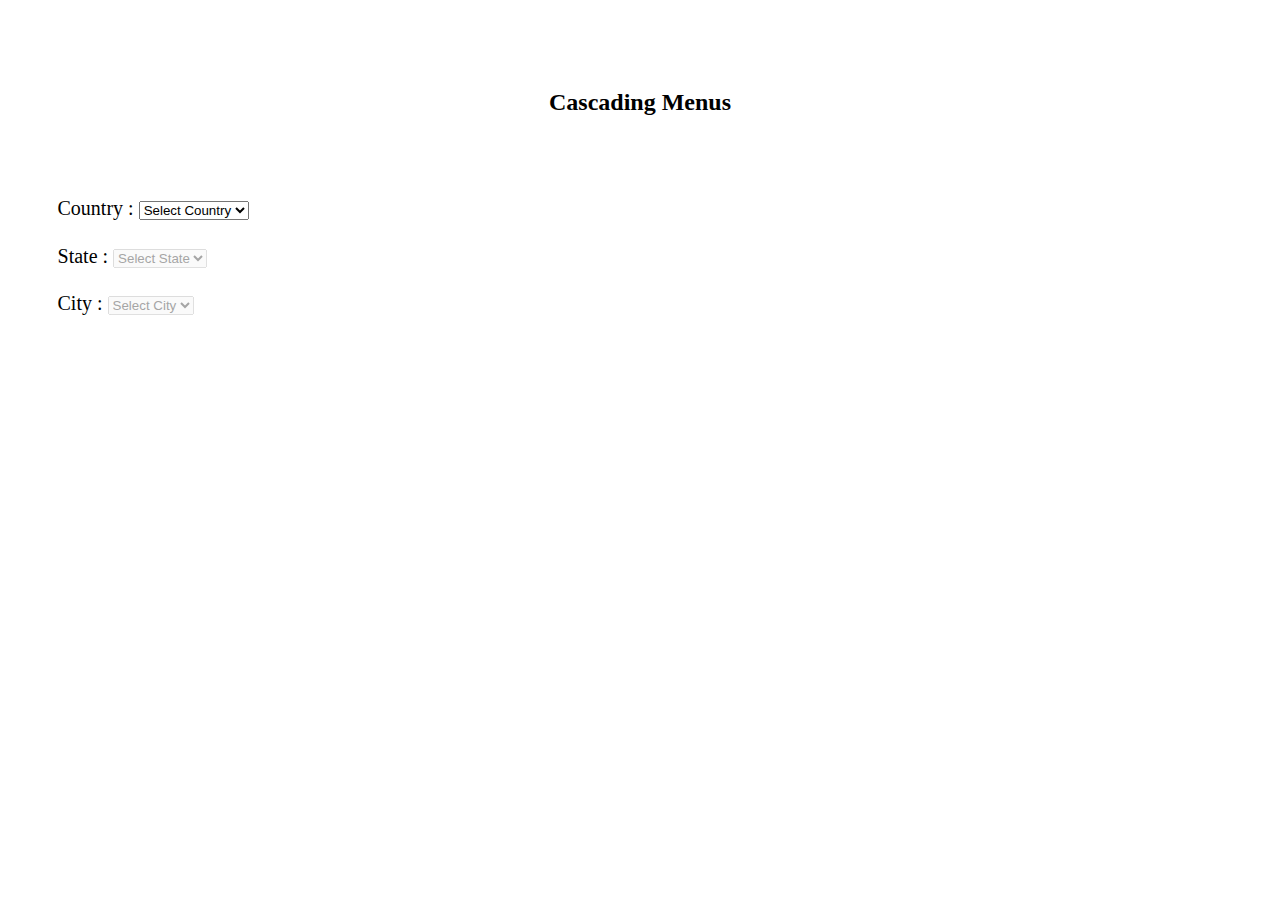
<file: CSC/index.html>
<!DOCTYPE html>
<html lang="en">
<head>
    <meta charset="UTF-8">
    <meta http-equiv="X-UA-Compatible" content="IE=edge">
    <meta name="viewport" content="width=device-width, initial-scale=1.0">
    <title>Cascading Menus</title>

    <link href="https://cdn.jsdelivr.net/npm/bootstrap@5.0.2/dist/css/bootstrap.min.css" rel="stylesheet" integrity="sha384-EVSTQN3/azprG1Anm3QDgpJLIm9Nao0Yz1ztcQTwFspd3yD65VohhpuuCOmLASjC" crossorigin="anonymous">

    <link rel="stylesheet" href="./style.css">
</head>
<body>
    <br>
    <h2 align="center">Cascading Menus</h2>
    <br>
    <div class="row">
        <div class="col-3">
            <label for="country">Country : </label>
            <select name="country" id="country" class="form-select">
                <option value="" selected disabled>Select Country</option>
                <option value="India">India</option>
                <option value="Russia">Russia</option>
                <option value="America">America</option>
                <option value="Iceland">Iceland</option>
            </select>
        </div>

        <div class="col-3">
            <label for="state">State : </label>
            <select name="state" id="state" disabled title="Please Select Country First." class="form-select">
                <option value="" selected disabled>Select State</option>
            </select>
        </div>

        <div class="col-3">
            <label for="city">City : </label>
            <select name="city" id="city" title="Please Select State First." disabled class="form-select">
                <option value="" selected disabled>Select City</option>
            </select>
        </div>
    </div>
    <script src="https://ajax.googleapis.com/ajax/libs/jquery/3.6.3/jquery.min.js"></script>
    <script src="./script.js"></script>
</body>
</html>
</file>
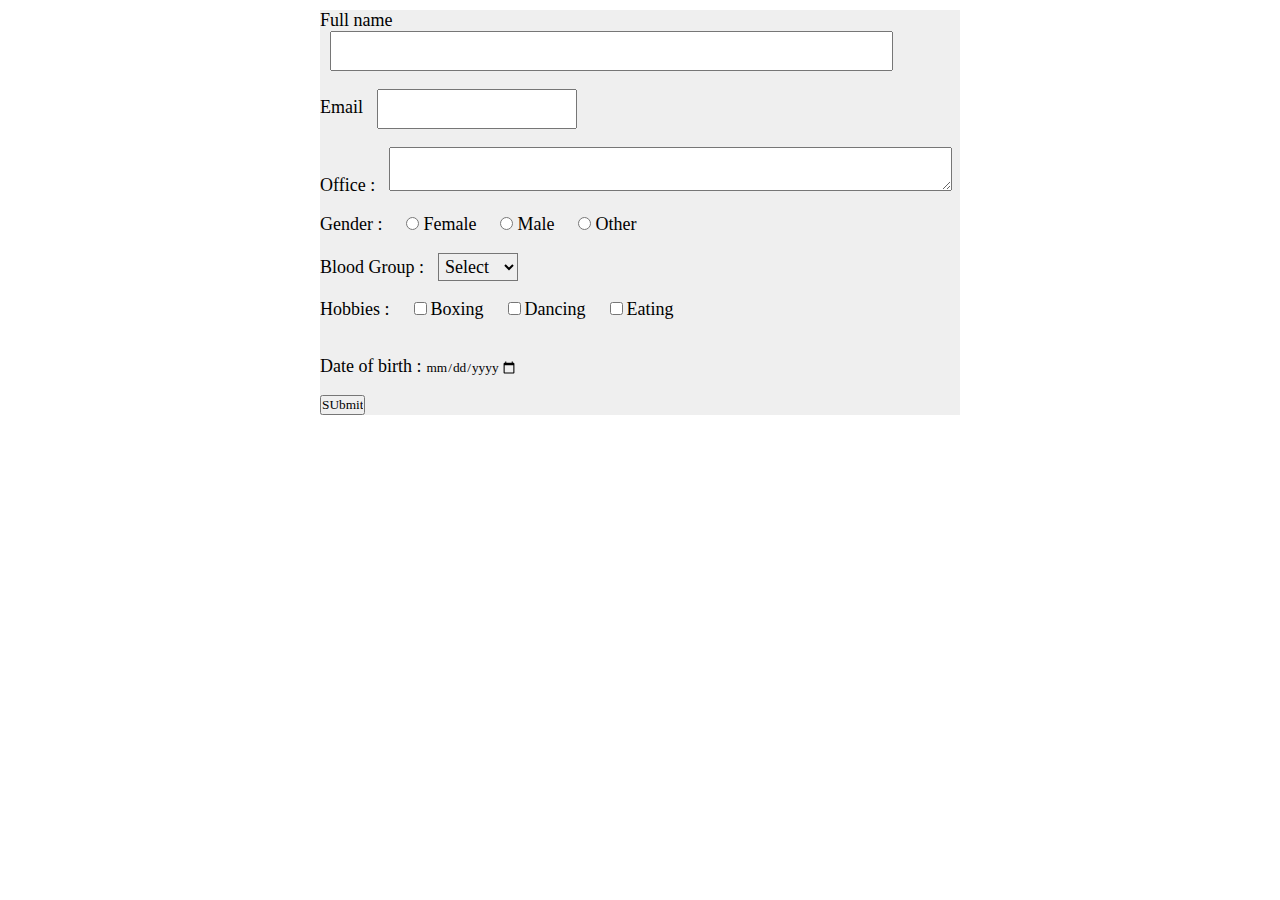
<file: Form/index.html>
<!DOCTYPE html>
<html lang="en">

<head>
    <meta charset="UTF-8">
    <meta http-equiv="X-UA-Compatible" content="IE=edge">
    <meta name="viewport" content="width=device-width, initial-scale=1.0">
    <title>Document</title>

    <link rel="stylesheet" href="style.css">


    <script src="https://ajax.googleapis.com/ajax/libs/jquery/3.6.3/jquery.min.js"></script>

    <script src="./validation/dist/jquery.validate.js"></script>
</head>

<body>
    <section>

        <form action="" id="form">

            <label for="name">Full name</label>
            <input type="text" name="name" id="name" required>

            <br>
            <br>
            <label for="email">Email</label>
            <input type="email" name="email" id="email" required>

            <br>
            <br>
            <label for="office">Office :</label>
            <textarea type="text" name="office" id="office" rows="2" required></textarea>

            <br>
            <br>
            <label for="gender">Gender :</label>
            <input type="radio" id="female" name="gender" value="Female" required>
            <label for="female">Female</label>
            <input type="radio" id="male" name="gender" value="Male" required>
            <label for="male">Male</label>
            <input type="radio" id="other" name="gender" value="Other" required>
            <label for="other">Other</label>

            <br>
            <br>
            <label for="bloodgrp">Blood Group :</label>
            <select name="bloodgrp" id="bloodgrp" required>
                <option value="" selected disabled>Select</option>
                <option value="A+">A+</option>
                <option value="A-">A-</option>
                <option value="B+">B+</option>
                <option value="B-">B-</option>
                <option value="AB+">AB+</option>
                <option value="AB-">AB-</option>
                <option value="O+">O+</option>
                <option value="O-">O-</option>
            </select>

            <br>
            <br>
            <div class="hobby">
                <label for="hobby">Hobbies :</label>
                <input type="checkbox" id="hobby1" name="hobby" value="Boxing">
                <label for="hobby1">Boxing</label>
                <input type="checkbox" id="hobby2" name="hobby" value="Dancing">
                <label for="hobby2">Dancing</label>
                <input type="checkbox" id="hobby3" name="hobby" value="Eating">
                <label for="hobby3" id="hobby">Eating</label>
            </div>

            <br>
            <br>
            <label for="dob">Date of birth :</label>
            <input type="date" name="dob" id="dob" max="2005-12-31" required>

            <br>
            <br>
            <input type="submit" value="SUbmit">
        </form>
    </section>
    <script>
        $(document).ready(function () {
            // $('#form').hide()

            function temp() {
                alert("Hello");
            }
            // $('#form').submit().on("click",temp());

            $('#form').validate({
                rules: {
                    name: {
                        required: true,
                        minlength: 10,
                        maxlength: 10
                    },
                    hobby: {
                        // required: '#hobby1:checked',
                        required: true,
                        minlength: 2,
                        // equalsTo: "name"
                    },
                    email: {
                        required: true,
                        gmail: true
                    },
                    dob: {
                        dateValidation: true
                    },
                    gender: {
                        required: true
                    },
                },
                messages: {
                    name: {
                        required: "Enter name",
                        minlength: "Length 10"
                    },
                    hobby: {
                        required: "PLease select hobby1"
                    },
                },
                errorPlacement:
                    function (error, element) {
                        if (element.is(":checkbox")) {
                            error.insertAfter('#hobby');
                        }//For checkbox
                        else {
                            error.insertAfter(element);
                        } //For other elements
                    }
            });

            jQuery.validator.addMethod("gmail", function (value, element) {
                let pattern = "^.+@gmail.com$";
                return this.optional(element) || pattern.match(value);
            }, "ONly gmail account is allowed");

            jQuery.validator.addMethod("dateValidation", (value) => {
                let date = new Date(value);
                let month = date.getMonth() + 1;

                if (month % 2 != 0) {
                    return 1;
                }

            }, "Only odd month allowed")

        })

    </script>
</body>

</html>
</file>
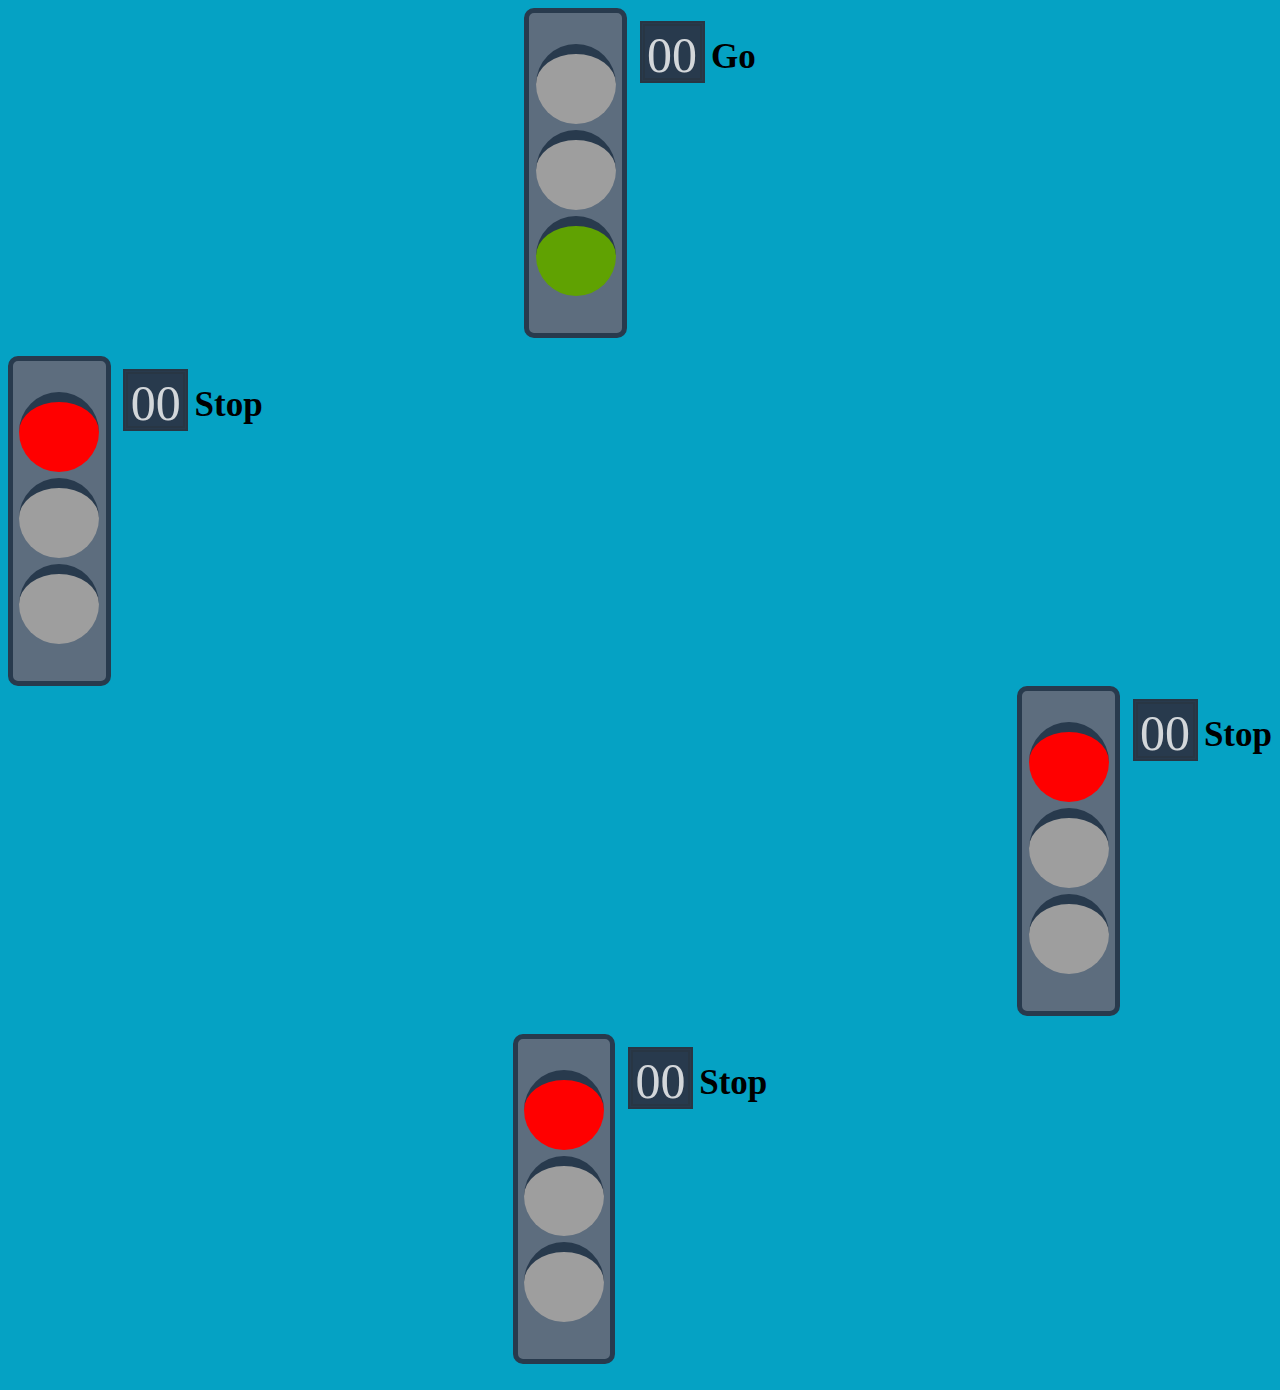
<file: Traffic/index.html>
<!DOCTYPE html>
<html lang="en">

<head>
    <meta charset="UTF-8">
    <meta http-equiv="X-UA-Compatible" content="IE=edge">
    <meta name="viewport" content="width=device-width, initial-scale=1.0">
    <title>Traffic Light</title>

    <link rel="stylesheet" href="./style.css">
</head>

<body>
    <div class="first">
        <div id="first_light">
            <br>
            <div class="red"></div>
            <div class="yellow"></div>
            <div class="green"></div>
        </div>
        <div class="first_timer">
            00
        </div>
        <h2>Go</h2>
    </div>

    <br>
    <div class="second">
        <div id="second_light">
            <br>
            <div class="red"></div>
            <div class="yellow"></div>
            <div class="green"></div>
        </div>
        <div class="second_timer">
            00
        </div>
        <h2>Stop</h2>
    </div>

    <div class="fourth">
        <div id="fourth_light">
            <br>
            <div class="red"></div>
            <div class="yellow"></div>
            <div class="green"></div>
        </div>

        <div class="fourth_timer">
            00
        </div>
        <h2>Stop</h2>
    </div>
    <br>
    <div class="third">
        <div id="third_light">
            <br>
            <div class="red"></div>
            <div class="yellow"></div>
            <div class="green"></div>
        </div>
        <div class="third_timer">
            00
        </div>
        <h2>Stop</h2>
    </div>
    <br>
    <script src="https://ajax.googleapis.com/ajax/libs/jquery/3.6.3/jquery.min.js"></script>
    <script src="./script.js"></script>
</body>

</html>
</file>
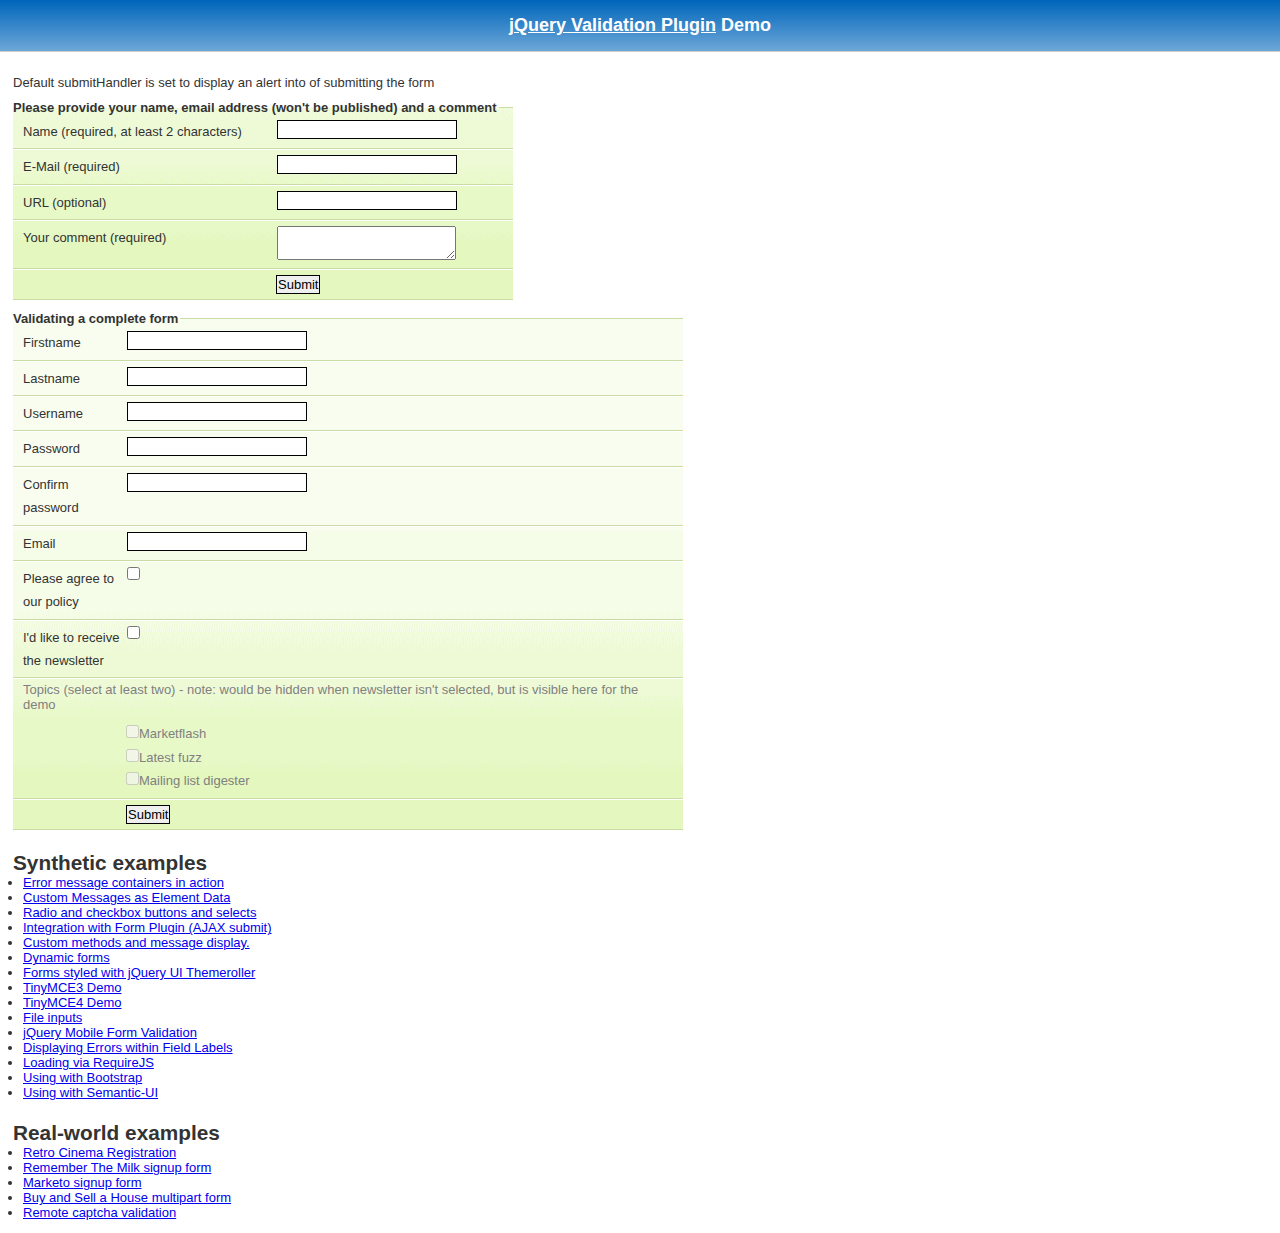
<file: Form/validation/demo/index.html>
<!DOCTYPE html>
<html lang="en">
<head>
	<meta charset="utf-8">
	<title>jQuery validation plug-in - main demo</title>
	<link rel="stylesheet" href="css/screen.css">
	<script src="../lib/jquery.js"></script>
	<script src="../dist/jquery.validate.js"></script>
	<script>
	$.validator.setDefaults({
		submitHandler: function() {
			alert("submitted!");
		}
	});

	$().ready(function() {
		// validate the comment form when it is submitted
		$("#commentForm").validate();

		// validate signup form on keyup and submit
		$("#signupForm").validate({
			rules: {
				firstname: "required",
				lastname: "required",
				username: {
					required: true,
					minlength: 2
				},
				password: {
					required: true,
					minlength: 5
				},
				confirm_password: {
					required: true,
					minlength: 5,
					equalTo: "#password"
				},
				email: {
					required: true,
					email: true
				},
				topic: {
					required: "#newsletter:checked",
					minlength: 2
				},
				agree: "required"
			},
			messages: {
				firstname: "Please enter your firstname",
				lastname: "Please enter your lastname",
				username: {
					required: "Please enter a username",
					minlength: "Your username must consist of at least 2 characters"
				},
				password: {
					required: "Please provide a password",
					minlength: "Your password must be at least 5 characters long"
				},
				confirm_password: {
					required: "Please provide a password",
					minlength: "Your password must be at least 5 characters long",
					equalTo: "Please enter the same password as above"
				},
				email: "Please enter a valid email address",
				agree: "Please accept our policy",
				topic: "Please select at least 2 topics"
			}
		});

		// propose username by combining first- and lastname
		$("#username").focus(function() {
			var firstname = $("#firstname").val();
			var lastname = $("#lastname").val();
			if (firstname && lastname && !this.value) {
				this.value = firstname + "." + lastname;
			}
		});

		//code to hide topic selection, disable for demo
		var newsletter = $("#newsletter");
		// newsletter topics are optional, hide at first
		var inital = newsletter.is(":checked");
		var topics = $("#newsletter_topics")[inital ? "removeClass" : "addClass"]("gray");
		var topicInputs = topics.find("input").attr("disabled", !inital);
		// show when newsletter is checked
		newsletter.click(function() {
			topics[this.checked ? "removeClass" : "addClass"]("gray");
			topicInputs.attr("disabled", !this.checked);
		});
	});
	</script>
	<style>
	#commentForm {
		width: 500px;
	}
	#commentForm label {
		width: 250px;
	}
	#commentForm label.error, #commentForm input.submit {
		margin-left: 253px;
	}
	#signupForm {
		width: 670px;
	}
	#signupForm label.error {
		margin-left: 10px;
		width: auto;
		display: inline;
	}
	#newsletter_topics label.error {
		display: none;
		margin-left: 103px;
	}
	</style>
</head>
<body>
<h1 id="banner"><a href="https://jqueryvalidation.org/">jQuery Validation Plugin</a> Demo</h1>
<div id="main">
	<p>Default submitHandler is set to display an alert into of submitting the form</p>
	<form class="cmxform" id="commentForm" method="get" action="">
		<fieldset>
			<legend>Please provide your name, email address (won't be published) and a comment</legend>
			<p>
				<label for="cname">Name (required, at least 2 characters)</label>
				<input id="cname" name="name" minlength="2" type="text" required>
			</p>
			<p>
				<label for="cemail">E-Mail (required)</label>
				<input id="cemail" type="email" name="email" required>
			</p>
			<p>
				<label for="curl">URL (optional)</label>
				<input id="curl" type="url" name="url">
			</p>
			<p>
				<label for="ccomment">Your comment (required)</label>
				<textarea id="ccomment" name="comment" required></textarea>
			</p>
			<p>
				<input class="submit" type="submit" value="Submit">
			</p>
		</fieldset>
	</form>
	<form class="cmxform" id="signupForm" method="get" action="">
		<fieldset>
			<legend>Validating a complete form</legend>
			<p>
				<label for="firstname">Firstname</label>
				<input id="firstname" name="firstname" type="text">
			</p>
			<p>
				<label for="lastname">Lastname</label>
				<input id="lastname" name="lastname" type="text">
			</p>
			<p>
				<label for="username">Username</label>
				<input id="username" name="username" type="text">
			</p>
			<p>
				<label for="password">Password</label>
				<input id="password" name="password" type="password">
			</p>
			<p>
				<label for="confirm_password">Confirm password</label>
				<input id="confirm_password" name="confirm_password" type="password">
			</p>
			<p>
				<label for="email">Email</label>
				<input id="email" name="email" type="email">
			</p>
			<p>
				<label for="agree">Please agree to our policy</label>
				<input type="checkbox" class="checkbox" id="agree" name="agree">
			</p>
			<p>
				<label for="newsletter">I'd like to receive the newsletter</label>
				<input type="checkbox" class="checkbox" id="newsletter" name="newsletter">
			</p>
			<fieldset id="newsletter_topics">
				<legend>Topics (select at least two) - note: would be hidden when newsletter isn't selected, but is visible here for the demo</legend>
				<label for="topic_marketflash">
					<input type="checkbox" id="topic_marketflash" value="marketflash" name="topic">Marketflash
				</label>
				<label for="topic_fuzz">
					<input type="checkbox" id="topic_fuzz" value="fuzz" name="topic">Latest fuzz
				</label>
				<label for="topic_digester">
					<input type="checkbox" id="topic_digester" value="digester" name="topic">Mailing list digester
				</label>
				<label for="topic" class="error">Please select at least two topics you'd like to receive.</label>
			</fieldset>
			<p>
				<input class="submit" type="submit" value="Submit">
			</p>
		</fieldset>
	</form>
	<h3>Synthetic examples</h3>
	<ul>
		<li><a href="errorcontainer-demo.html">Error message containers in action</a>
		</li>
		<li><a href="custom-messages-data-demo.html">Custom Messages as Element Data</a>
		</li>
		<li><a href="radio-checkbox-select-demo.html">Radio and checkbox buttons and selects</a>
		</li>
		<li><a href="ajaxSubmit-integration-demo.html">Integration with Form Plugin (AJAX submit)</a>
		</li>
		<li><a href="custom-methods-demo.html">Custom methods and message display.</a>
		</li>
		<li><a href="dynamic-totals.html">Dynamic forms</a>
		</li>
		<li><a href="themerollered.html">Forms styled with jQuery UI Themeroller</a>
		</li>
		<li><a href="tinymce/">TinyMCE3 Demo</a>
		</li>
		<li><a href="tinymce4/">TinyMCE4 Demo</a>
		</li>
		<li><a href="file_input.html">File inputs</a>
		</li>
		<li><a href="jquerymobile.html">jQuery Mobile Form Validation</a>
		</li>
		<li><a href="errors-within-labels.html">Displaying Errors within Field Labels</a>
		</li>
		<li><a href="requirejs/index.html">Loading via RequireJS</a>
		</li>
		<li><a href="bootstrap/index.html">Using with Bootstrap</a>
		</li>
		<li><a href="semantic-ui/index.html">Using with Semantic-UI</a>
		</li>
	</ul>
	<h3>Real-world examples</h3>
	<ul>
		<li><a href="cinema/">Retro Cinema Registration</a></li>
		<li><a href="milk/">Remember The Milk signup form</a></li>
		<li><a href="marketo/">Marketo signup form</a></li>
		<li><a href="multipart/">Buy and Sell a House multipart form</a></li>
		<li><a href="captcha/">Remote captcha validation</a></li>
	</ul>
</div>
</body>
</html>
</file>
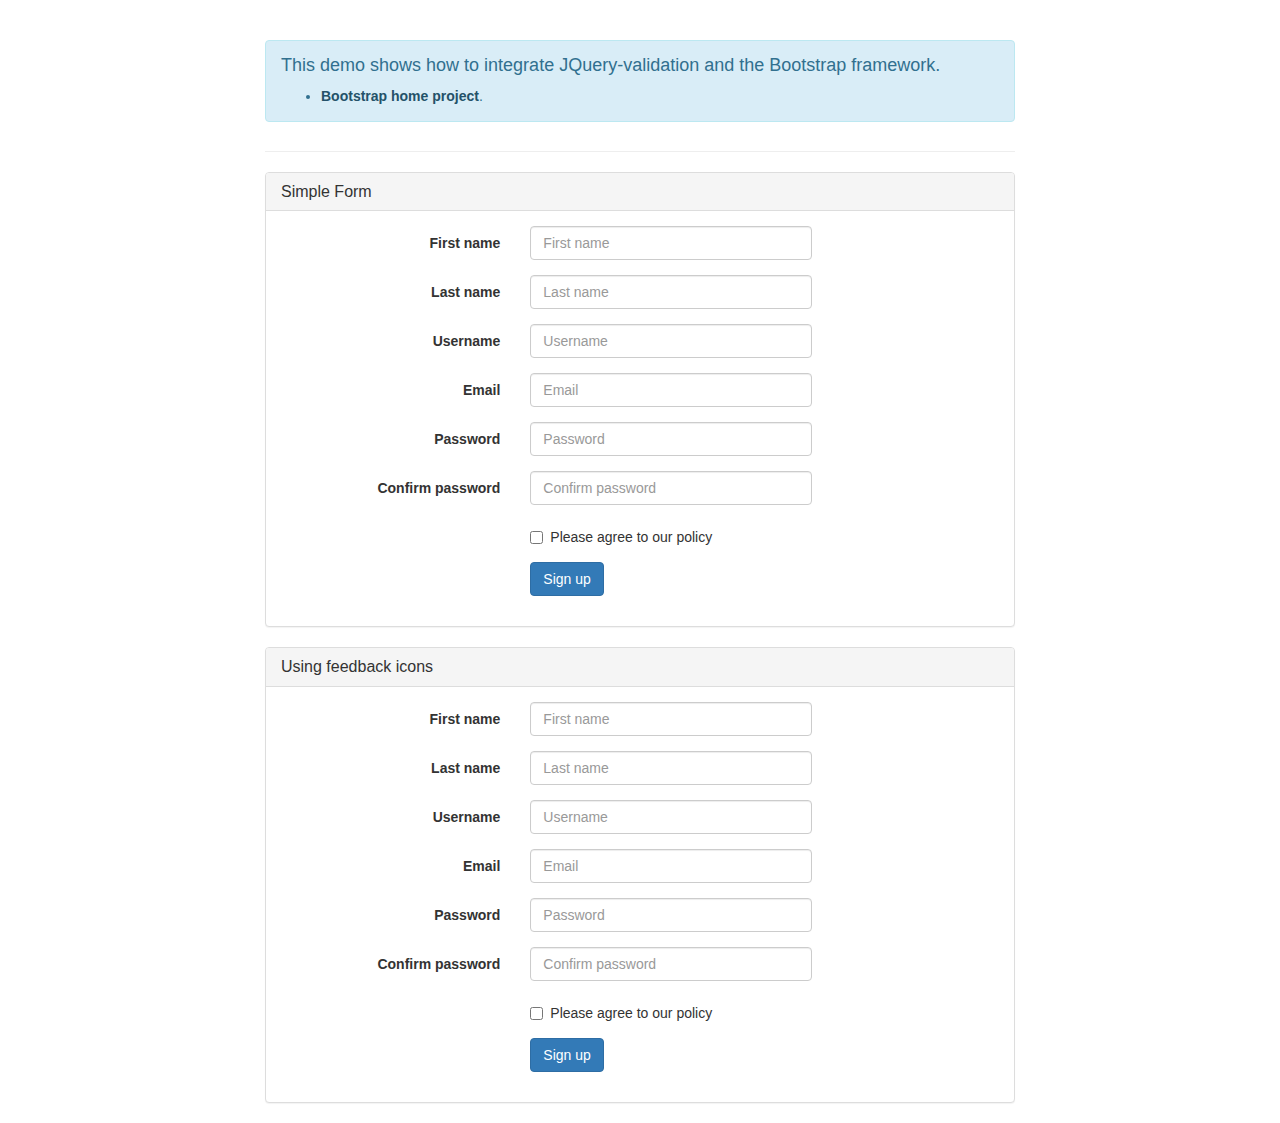
<file: Form/validation/demo/bootstrap/index.html>
<!DOCTYPE html>
<html>
<head>
	<title>JQuery-validation demo | Bootstrap</title>

	<link rel="stylesheet" href="https://maxcdn.bootstrapcdn.com/bootstrap/3.3.5/css/bootstrap.min.css" />

	<script type="text/javascript" src="../../lib/jquery-1.11.1.js"></script>
	<script type="text/javascript" src="../../dist/jquery.validate.js"></script>
</head>
<body>
	<div class="container">
		<div class="row">
			<div class="col-sm-8 col-sm-offset-2">
				<div class="page-header">
					<div class="alert alert-info" role="alert">
						<h4>This demo shows how to integrate JQuery-validation and the Bootstrap framework.</h4>
						<ul>
							<li><a href="https://getbootstrap.com/" class="alert-link">Bootstrap home project</a>.</li>
						</ul>
					</div>
				</div>

				<div class="panel panel-default">
					<div class="panel-heading">
						<h3 class="panel-title">Simple Form</h3>
					</div>
					<div class="panel-body">
						<form id="signupForm" method="post" class="form-horizontal" action="">
							<div class="form-group">
								<label class="col-sm-4 control-label" for="firstname">First name</label>
								<div class="col-sm-5">
									<input type="text" class="form-control" id="firstname" name="firstname" placeholder="First name" />
								</div>
							</div>

							<div class="form-group">
								<label class="col-sm-4 control-label" for="lastname">Last name</label>
								<div class="col-sm-5">
									<input type="text" class="form-control" id="lastname" name="lastname" placeholder="Last name" />
								</div>
							</div>

							<div class="form-group">
								<label class="col-sm-4 control-label" for="username">Username</label>
								<div class="col-sm-5">
									<input type="text" class="form-control" id="username" name="username" placeholder="Username" />
								</div>
							</div>

							<div class="form-group">
								<label class="col-sm-4 control-label" for="email">Email</label>
								<div class="col-sm-5">
									<input type="text" class="form-control" id="email" name="email" placeholder="Email" />
								</div>
							</div>

							<div class="form-group">
								<label class="col-sm-4 control-label" for="password">Password</label>
								<div class="col-sm-5">
									<input type="password" class="form-control" id="password" name="password" placeholder="Password" />
								</div>
							</div>

							<div class="form-group">
								<label class="col-sm-4 control-label" for="confirm_password">Confirm password</label>
								<div class="col-sm-5">
									<input type="password" class="form-control" id="confirm_password" name="confirm_password" placeholder="Confirm password" />
								</div>
							</div>

							<div class="form-group">
								<div class="col-sm-5 col-sm-offset-4">
									<div class="checkbox">
										<label>
											<input type="checkbox" id="agree" name="agree" value="agree" />Please agree to our policy
										</label>
									</div>
								</div>
							</div>

							<div class="form-group">
								<div class="col-sm-9 col-sm-offset-4">
									<button type="submit" class="btn btn-primary" name="signup" value="Sign up">Sign up</button>
								</div>
							</div>
						</form>
					</div>
				</div>

				<div class="panel panel-default">
					<div class="panel-heading">
						<h3 class="panel-title">Using feedback icons</h3>
					</div>
					<div class="panel-body">
						<form id="signupForm1" method="post" class="form-horizontal" action="">
							<div class="form-group">
								<label class="col-sm-4 control-label" for="firstname1">First name</label>
								<div class="col-sm-5">
									<input type="text" class="form-control" id="firstname1" name="firstname1" placeholder="First name" />
								</div>
							</div>

							<div class="form-group">
								<label class="col-sm-4 control-label" for="lastname1">Last name</label>
								<div class="col-sm-5">
									<input type="text" class="form-control" id="lastname1" name="lastname1" placeholder="Last name" />
								</div>
							</div>

							<div class="form-group">
								<label class="col-sm-4 control-label" for="username1">Username</label>
								<div class="col-sm-5">
									<input type="text" class="form-control" id="username1" name="username1" placeholder="Username" />
								</div>
							</div>

							<div class="form-group">
								<label class="col-sm-4 control-label" for="email1">Email</label>
								<div class="col-sm-5">
									<input type="text" class="form-control" id="email1" name="email1" placeholder="Email" />
								</div>
							</div>

							<div class="form-group">
								<label class="col-sm-4 control-label" for="password1">Password</label>
								<div class="col-sm-5">
									<input type="password" class="form-control" id="password1" name="password1" placeholder="Password" />
								</div>
							</div>

							<div class="form-group">
								<label class="col-sm-4 control-label" for="confirm_password1">Confirm password</label>
								<div class="col-sm-5">
									<input type="password" class="form-control" id="confirm_password1" name="confirm_password1" placeholder="Confirm password" />
								</div>
							</div>

							<div class="form-group">
								<div class="col-sm-5 col-sm-offset-4">
									<div class="checkbox">
										<label>
											<input type="checkbox" id="agree1" name="agree1" value="agree" />Please agree to our policy
										</label>
									</div>
								</div>
							</div>

							<div class="form-group">
								<div class="col-sm-9 col-sm-offset-4">
									<button type="submit" class="btn btn-primary" name="signup1" value="Sign up">Sign up</button>
								</div>
							</div>
						</form>
					</div>
				</div>
			</div>
		</div>
	</div>
	<script type="text/javascript">
		$.validator.setDefaults( {
			submitHandler: function () {
				alert( "submitted!" );
			}
		} );

		$( document ).ready( function () {
			$( "#signupForm" ).validate( {
				rules: {
					firstname: "required",
					lastname: "required",
					username: {
						required: true,
						minlength: 2
					},
					password: {
						required: true,
						minlength: 5
					},
					confirm_password: {
						required: true,
						minlength: 5,
						equalTo: "#password"
					},
					email: {
						required: true,
						email: true
					},
					agree: "required"
				},
				messages: {
					firstname: "Please enter your firstname",
					lastname: "Please enter your lastname",
					username: {
						required: "Please enter a username",
						minlength: "Your username must consist of at least 2 characters"
					},
					password: {
						required: "Please provide a password",
						minlength: "Your password must be at least 5 characters long"
					},
					confirm_password: {
						required: "Please provide a password",
						minlength: "Your password must be at least 5 characters long",
						equalTo: "Please enter the same password as above"
					},
					email: "Please enter a valid email address",
					agree: "Please accept our policy"
				},
				errorElement: "em",
				errorPlacement: function ( error, element ) {
					// Add the `help-block` class to the error element
					error.addClass( "help-block" );

					if ( element.prop( "type" ) === "checkbox" ) {
						error.insertAfter( element.parent( "label" ) );
					} else {
						error.insertAfter( element );
					}
				},
				highlight: function ( element, errorClass, validClass ) {
					$( element ).parents( ".col-sm-5" ).addClass( "has-error" ).removeClass( "has-success" );
				},
				unhighlight: function (element, errorClass, validClass) {
					$( element ).parents( ".col-sm-5" ).addClass( "has-success" ).removeClass( "has-error" );
				}
			} );

			$( "#signupForm1" ).validate( {
				rules: {
					firstname1: "required",
					lastname1: "required",
					username1: {
						required: true,
						minlength: 2
					},
					password1: {
						required: true,
						minlength: 5
					},
					confirm_password1: {
						required: true,
						minlength: 5,
						equalTo: "#password1"
					},
					email1: {
						required: true,
						email: true
					},
					agree1: "required"
				},
				messages: {
					firstname1: "Please enter your firstname",
					lastname1: "Please enter your lastname",
					username1: {
						required: "Please enter a username",
						minlength: "Your username must consist of at least 2 characters"
					},
					password1: {
						required: "Please provide a password",
						minlength: "Your password must be at least 5 characters long"
					},
					confirm_password1: {
						required: "Please provide a password",
						minlength: "Your password must be at least 5 characters long",
						equalTo: "Please enter the same password as above"
					},
					email1: "Please enter a valid email address",
					agree1: "Please accept our policy"
				},
				errorElement: "em",
				errorPlacement: function ( error, element ) {
					// Add the `help-block` class to the error element
					error.addClass( "help-block" );

					// Add `has-feedback` class to the parent div.form-group
					// in order to add icons to inputs
					element.parents( ".col-sm-5" ).addClass( "has-feedback" );

					if ( element.prop( "type" ) === "checkbox" ) {
						error.insertAfter( element.parent( "label" ) );
					} else {
						error.insertAfter( element );
					}

					// Add the span element, if doesn't exists, and apply the icon classes to it.
					if ( !element.next( "span" )[ 0 ] ) {
						$( "<span class='glyphicon glyphicon-remove form-control-feedback'></span>" ).insertAfter( element );
					}
				},
				success: function ( label, element ) {
					// Add the span element, if doesn't exists, and apply the icon classes to it.
					if ( !$( element ).next( "span" )[ 0 ] ) {
						$( "<span class='glyphicon glyphicon-ok form-control-feedback'></span>" ).insertAfter( $( element ) );
					}
				},
				highlight: function ( element, errorClass, validClass ) {
					$( element ).parents( ".col-sm-5" ).addClass( "has-error" ).removeClass( "has-success" );
					$( element ).next( "span" ).addClass( "glyphicon-remove" ).removeClass( "glyphicon-ok" );
				},
				unhighlight: function ( element, errorClass, validClass ) {
					$( element ).parents( ".col-sm-5" ).addClass( "has-success" ).removeClass( "has-error" );
					$( element ).next( "span" ).addClass( "glyphicon-ok" ).removeClass( "glyphicon-remove" );
				}
			} );
		} );
	</script>
</body>
</html>
</file>
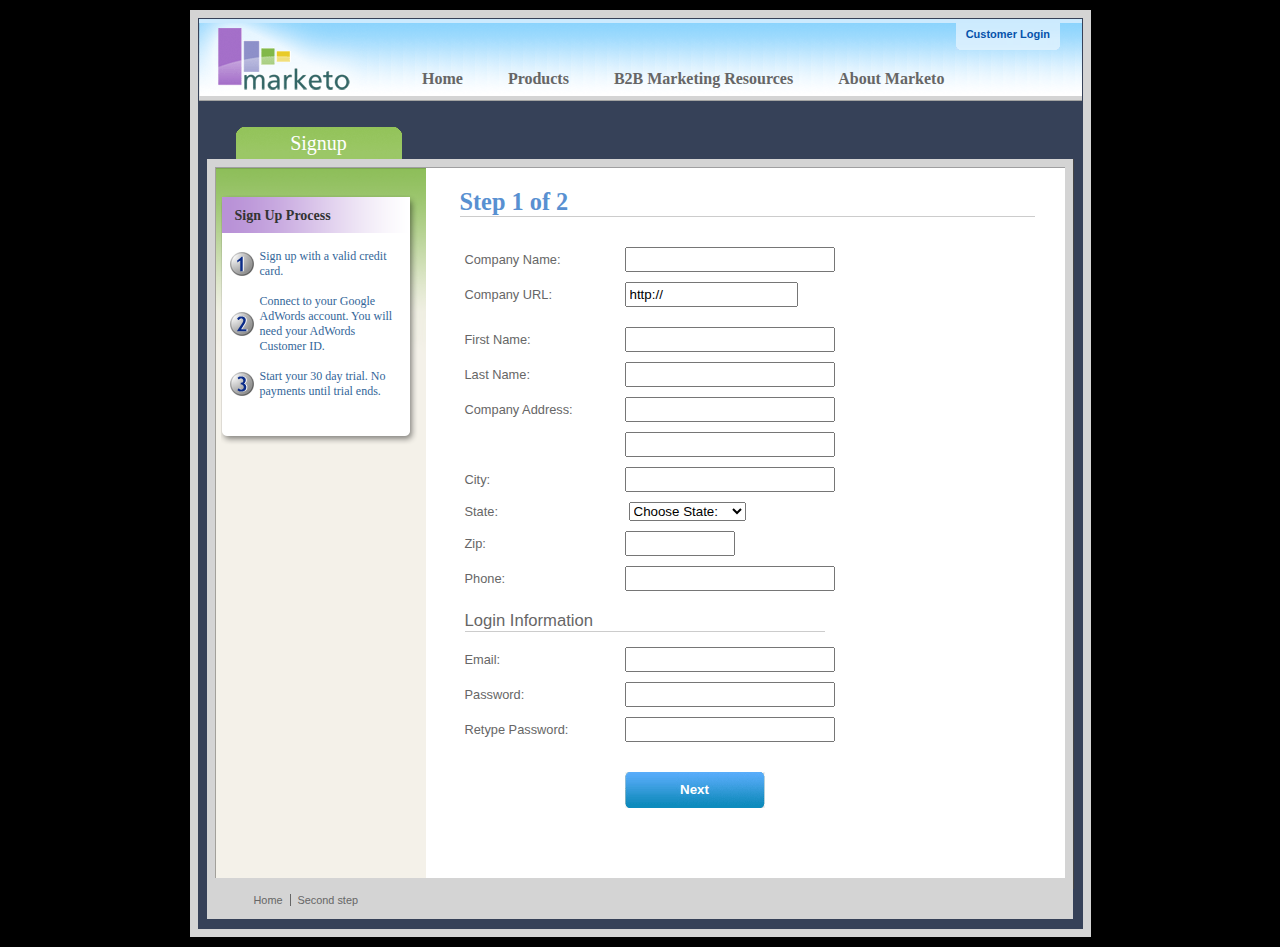
<file: Form/validation/demo/marketo/index.html>
<!DOCTYPE html>
<html lang="en">
<head>
	<meta charset="utf-8">
	<title>Subscription Signup | Marketo</title>
	<script src="../../lib/jquery.js"></script>
	<script src="../../lib/jquery.mockjax.js"></script>
	<script src="../../dist/jquery.validate.js"></script>
	<script src="jquery.maskedinput.js"></script>
	<script src="mktSignup.js"></script>
	<link rel="stylesheet" href="stylesheet.css">
</head>
<body>
<!-- start page wrapper -->
<div id="letterbox">
	<!-- start header container -->
	<div id="header-background">
		<div class="nav-global-container">
			<div class="login">
				<a href="#">
					<span></span>Customer Login</a>
			</div>
			<div class="logo">
				<a href="#">
					<img src="images/logo_marketo.gif" width="168" height="73" alt="Marketo">
				</a>
			</div>
			<div class="nav-global">
				<ul>
					<li>
						<a href="#" class="nav-g01">
							<span></span>Home</a>
					</li>
					<li>
						<a href="#" class="nav-g02">
							<span></span>Products</a>
					</li>
					<li>
						<a href="#" class="nav-g04">
							<span></span>B2B Marketing Resources</a>
					</li>
					<li>
						<a href="#" class="nav-g05">
							<span></span>About Marketo</a>
					</li>
				</ul>
			</div>
		</div>
	</div>
	<!-- end header container -->
	<div class="line-grey-tier"></div>
	<!-- start page container 2 div-->
	<div id="page-container" class="resize">
		<div id="page-content-inner" class="resize">
			<!-- start col-main -->
			<div id="col-main" class="resize" style="">
				<!-- start main content -->
				<div class="main-content resize">
					<div class="action-container" style="display:none;"></div>
					<h1>Step 1 of 2</h1>
					<p>
					</p>
					<br clear="all">
					<div>
						<form id="profileForm" type="actionForm" action="step2.htm" method="get">
							<div class="error" style="display:none;">
								<img src="images/warning.gif" alt="Warning!" width="24" height="24" style="float:left; margin: -5px 10px 0px 0px;">
								<span></span>.
								<br clear="all">
							</div>
							<table cellpadding="0" cellspacing="0" border="0">
								<tr>
									<td class="label">
										<label for="co_name">Company Name:</label>
									</td>
									<td class="field">
										<input id="co_name" class="required" maxlength="40" name="co_name" size="20" type="text" tabindex="1" value="">
									</td>
								</tr>
								<tr>
									<td class="label">
										<label for="co_url">Company URL:</label>
									</td>
									<td class="field">
										<input id="co_url" class="required defaultInvalid url" maxlength="40" name="co_url" style="width:163px" type="text" tabindex="2" value="http://">
									</td>
								</tr>
								<tr>
									<td>
									<td>
								</tr>
								<tr>
									<td class="label">
										<label for="first_name">First Name:</label>
									</td>
									<td class="field">
										<input id="first_name" class="required" maxlength="40" name="first_name" size="20" type="text" tabindex="3" value="">
									</td>
								</tr>
								<tr>
									<td class="label">
										<label for="last_name">Last Name:</label>
									</td>
									<td class="field">
										<input id="last_name" class="required" maxlength="40" name="last_name" size="20" type="text" tabindex="4" value="">
									</td>
								</tr>
								<tr>
									<td class="label">
										<label for="address1">Company Address:</label>
									</td>
									<td class="field">
										<input maxlength="40" class="required" name="address1" size="20" type="text" tabindex="5" value="">
									</td>
								</tr>
								<tr>
									<td class="label"></td>
									<td class="field">
										<input maxlength="40" name="address2" size="20" type="text" tabindex="6" value="">
									</td>
								</tr>
								<tr>
									<td class="label">
										<label for="city">City:</label>
									</td>
									<td class="field">
										<input maxlength="40" class="required" name="city" size="20" type="text" tabindex="7" value="">
									</td>
								</tr>
								<tr>
									<td class="label">
										<label for="state">State:</label>
									</td>
									<td class="field">
										<select id="state" class="required" name="state" style="margin-left: 4px;" tabindex="8">
											<option value="">Choose State:</option>
											<option value="AL">Alabama</option>
											<option value="AK">Alaska</option>
											<option value="AZ">Arizona</option>
											<option value="AR">Arkansas</option>
											<option value="CA">California</option>
											<option value="CO">Colorado</option>
											<option value="CT">Connecticut</option>
											<option value="DE">Delaware</option>
											<option value="FL">Florida</option>
											<option value="GA">Georgia</option>
											<option value="HI">Hawaii</option>
											<option value="ID">Idaho</option>
											<option value="IL">Illinois</option>
											<option value="IN">Indiana</option>
											<option value="IA">Iowa</option>
											<option value="KS">Kansas</option>
											<option value="KY">Kentucky</option>
											<option value="LA">Louisiana</option>
											<option value="ME">Maine</option>
											<option value="MD">Maryland</option>
											<option value="MA">Massachusetts</option>
											<option value="MI">Michigan</option>
											<option value="MN">Minnesota</option>
											<option value="MS">Mississippi</option>
											<option value="MO">Missouri</option>
											<option value="MT">Montana</option>
											<option value="NE">Nebraska</option>
											<option value="NV">Nevada</option>
											<option value="NH">New Hampshire</option>
											<option value="NJ">New Jersey</option>
											<option value="NM">New Mexico</option>
											<option value="NY">New York</option>
											<option value="NC">North Carolina</option>
											<option value="ND">North Dakota</option>
											<option value="OH">Ohio</option>
											<option value="OK">Oklahoma</option>
											<option value="OR">Oregon</option>
											<option value="PA">Pennsylvania</option>
											<option value="RI">Rhode Island</option>
											<option value="SC">South Carolina</option>
											<option value="SD">South Dakota</option>
											<option value="TN">Tennessee</option>
											<option value="TX">Texas</option>
											<option value="UT">Utah</option>
											<option value="VT">Vermont</option>
											<option value="VA">Virginia</option>
											<option value="WA">Washington</option>
											<option value="WV">West Virginia</option>
											<option value="WI">Wisconsin</option>
											<option value="WY">Wyoming</option>
										</select>
									</td>
								</tr>
								<tr>
									<td class="label">
										<label for="zip">Zip:</label>
									</td>
									<td class="field">
										<input maxlength="10" name="zip" style="width: 100px" type="text" class="required zipcode" tabindex="9" value="">
									</td>
								</tr>
								<tr>
									<td class="label">
										<label for="phone">Phone:</label>
									</td>
									<td class="field">
										<input id="phone" maxlength="14" name="phone" type="text" class="required phone" tabindex="10" value="">
									</td>
								</tr>
								<tr>
									<td colspan="2">
										<h2 style="border-bottom: 1px solid #CCCCCC;">Login Information</h2>
									</td>
								</tr>
								<tr>
									<td class="label">
										<label for="email">Email:</label>
									</td>
									<td class="field">
										<input id="email" class="required email" remote="emails.action" maxlength="40" name="email" size="20" type="text" tabindex="11" value="">
									</td>
								</tr>
								<tr>
									<td class="label">
										<label for="password1">Password:</label>
									</td>
									<td class="field">
										<input id="password1" class="required password" maxlength="40" name="password1" size="20" type="password" tabindex="12" value="">
									</td>
								</tr>
								<tr>
									<td class="label">
										<label for="password2">Retype Password:</label>
									</td>
									<td class="field">
										<input id="password2" class="required" equalTo="#password1" maxlength="40" name="password2" size="20" type="password" tabindex="13" value="">
										<div class="formError"></div>
									</td>
								</tr>
								<tr>
									<td></td>
									<td>
										<div class="buttonSubmit">
											<span></span>
											<input class="formButton" type="submit" value="Next" style="width: 140px" tabindex="14">
										</div>
									</td>
								</tr>
							</table>
							<br>
							<br>
						</form>
						<br clear="all">
					</div>
				</div>
				<!-- end main content -->
				<br>
			</div>
			<!-- end col-main -->
			<!-- start left col -->
			<div id="col-left" class="nav-left-back empty resize" style="position: absolute; min-height: 450px;">
				<div class="col-left-header-tab" style="position: absolute;">Signup</div>
				<div class="nav-left"></div>
				<div class="left-nav-callout png" style="top: 15px; margin-bottom: 100px;">
					<img src="images/left-nav-callout-long.png" class="png" alt="">
					<h6>Sign Up Process</h6>
					<a style="background-image: url(images/step1-24.gif); font-weight: normal; text-decoration: none; cursor: default;">Sign up with a valid credit card.</a>
					<a style="background-image: url(images/step2-24.gif); font-weight: normal; text-decoration: none; cursor: default;">Connect to your Google AdWords account.  You will need your AdWords Customer ID.</a>
					<a style="background-image: url(images/step3-24.gif); font-weight: normal; text-decoration: none; cursor: default;">Start your 30 day trial.  No payments until trial ends.</a>
				</div>
				<div class="footerAddress">
					<b>Marketo Inc.</b>
					<br>1710 S. Amphlett Blvd.
					<br>San Mateo, CA 94402 USA
					<br>
				</div>
				<br clear="all">
			</div>
			<!-- end left col -->
		</div>
	</div>
	<!-- end page container 2 divs-->
	<div id="footer-container" align="center">
		<div class="footer">
			<ul>
				<li><a href="..">Home</a>
				</li>
				<li class="line-off"><a href="step2.htm">Second step</a>
				</li>
			</ul>
		</div>
	</div>
	<!-- end page wrapper -->
</div>
</body>
</html>
</file>
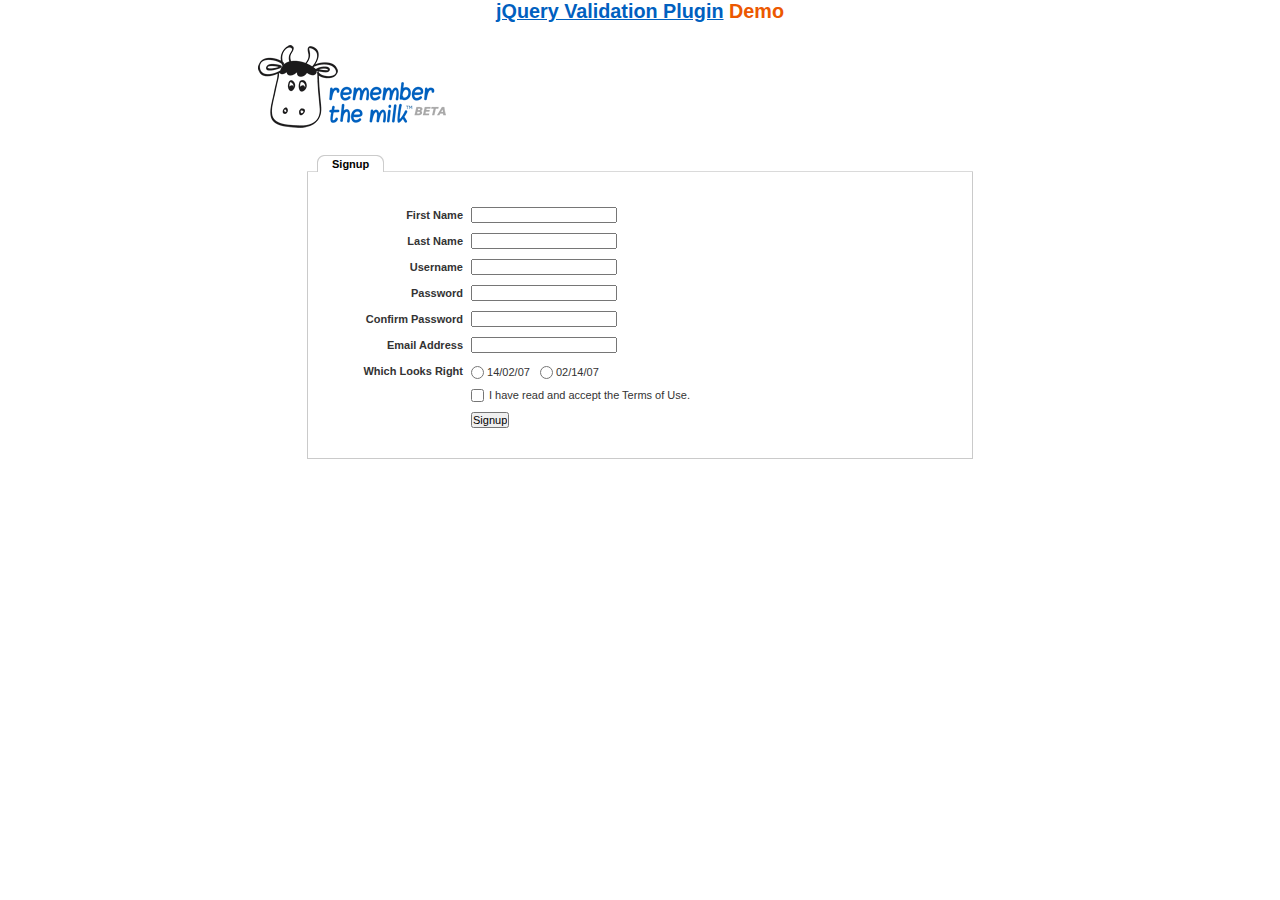
<file: Form/validation/demo/milk/index.html>
<!DOCTYPE html>
<html lang="en">
<head>
	<meta charset="utf-8">
	<title>Remember The Milk signup form - jQuery Validate plugin demo - with friendly permission from the RTM team</title>
	<link rel="stylesheet" href="milk.css">
	<script src="../../lib/jquery.js"></script>
	<script src="../../lib/jquery.mockjax.js"></script>
	<script src="../../dist/jquery.validate.js"></script>
	<script>
	$(document).ready(function() {
		$.mockjax({
			url: "emails.action",
			response: function(settings) {
				var email = settings.data.email,
					emails = ["glen@marketo.com", "george@bush.gov", "me@god.com", "aboutface@cooper.com", "steam@valve.com", "bill@gates.com"];
				this.responseText = "true";
				if ($.inArray(email, emails) !== -1) {
					this.responseText = "false";
				}
			},
			responseTime: 500
		});

		$.mockjax({
			url: "users.action",
			response: function(settings) {
				var user = settings.data.username,
					users = ["asdf", "Peter", "Peter2", "George"];
				this.responseText = "true";
				if ($.inArray(user, users) !== -1) {
					this.responseText = "false";
				}
			},
			responseTime: 500
		});

		// validate signup form on keyup and submit
		var validator = $("#signupform").validate({
			rules: {
				firstname: "required",
				lastname: "required",
				username: {
					required: true,
					minlength: 2,
					remote: "users.action"
				},
				password: {
					required: true,
					minlength: 5
				},
				password_confirm: {
					required: true,
					minlength: 5,
					equalTo: "#password"
				},
				email: {
					required: true,
					email: true,
					remote: "emails.action"
				},
				dateformat: "required",
				terms: "required"
			},
			messages: {
				firstname: "Enter your firstname",
				lastname: "Enter your lastname",
				username: {
					required: "Enter a username",
					minlength: jQuery.validator.format("Enter at least {0} characters"),
					remote: jQuery.validator.format("{0} is already in use")
				},
				password: {
					required: "Provide a password",
					minlength: jQuery.validator.format("Enter at least {0} characters")
				},
				password_confirm: {
					required: "Repeat your password",
					minlength: jQuery.validator.format("Enter at least {0} characters"),
					equalTo: "Enter the same password as above"
				},
				email: {
					required: "Please enter a valid email address",
					minlength: "Please enter a valid email address",
					remote: jQuery.validator.format("{0} is already in use")
				},
				dateformat: "Choose your preferred dateformat",
				terms: " "
			},
			// the errorPlacement has to take the table layout into account
			errorPlacement: function(error, element) {
				if (element.is(":radio"))
					error.appendTo(element.parent().next().next());
				else if (element.is(":checkbox"))
					error.appendTo(element.next());
				else
					error.appendTo(element.parent().next());
			},
			// specifying a submitHandler prevents the default submit, good for the demo
			submitHandler: function() {
				alert("submitted!");
			},
			// set this class to error-labels to indicate valid fields
			success: function(label) {
				// set &nbsp; as text for IE
				label.html("&nbsp;").addClass("checked");
			},
			highlight: function(element, errorClass) {
				$(element).parent().next().find("." + errorClass).removeClass("checked");
			}
		});

		// propose username by combining first- and lastname
		$("#username").focus(function() {
			var firstname = $("#firstname").val();
			var lastname = $("#lastname").val();
			if (firstname && lastname && !this.value) {
				this.value = (firstname + "." + lastname).toLowerCase();
			}
		});
	});
	</script>
</head>
<body>
<h1 id="banner"><a href="https://jqueryvalidation.org/">jQuery Validation Plugin</a> Demo</h1>
<div id="main">
	<div id="content">
		<div id="header">
			<div id="headerlogo">
				<img src="milk.png" alt="Remember The Milk">
			</div>
		</div>
		<div style="clear: both;">
			<div></div>
		</div>
		<div class="content">
			<div id="signupbox">
				<div id="signuptab">
					<ul>
						<li id="signupcurrent"><a href=" ">Signup</a>
						</li>
					</ul>
				</div>
				<div id="signupwrap">
					<form id="signupform" autocomplete="off" method="get" action="">
						<table>
							<tr>
								<td class="label">
									<label id="lfirstname" for="firstname">First Name</label>
								</td>
								<td class="field">
									<input id="firstname" name="firstname" type="text" value="" maxlength="100">
								</td>
								<td class="status"></td>
							</tr>
							<tr>
								<td class="label">
									<label id="llastname" for="lastname">Last Name</label>
								</td>
								<td class="field">
									<input id="lastname" name="lastname" type="text" value="" maxlength="100">
								</td>
								<td class="status"></td>
							</tr>
							<tr>
								<td class="label">
									<label id="lusername" for="username">Username</label>
								</td>
								<td class="field">
									<input id="username" name="username" type="text" value="" maxlength="50">
								</td>
								<td class="status"></td>
							</tr>
							<tr>
								<td class="label">
									<label id="lpassword" for="password">Password</label>
								</td>
								<td class="field">
									<input id="password" name="password" type="password" maxlength="50" value="">
								</td>
								<td class="status"></td>
							</tr>
							<tr>
								<td class="label">
									<label id="lpassword_confirm" for="password_confirm">Confirm Password</label>
								</td>
								<td class="field">
									<input id="password_confirm" name="password_confirm" type="password" maxlength="50" value="">
								</td>
								<td class="status"></td>
							</tr>
							<tr>
								<td class="label">
									<label id="lemail" for="email">Email Address</label>
								</td>
								<td class="field">
									<input id="email" name="email" type="text" value="" maxlength="150">
								</td>
								<td class="status"></td>
							</tr>
							<tr>
								<td class="label">
									<label>Which Looks Right</label>
								</td>
								<td class="field" colspan="2" style="vertical-align: top; padding-top: 2px;">
									<table>
										<tbody>
											<tr>
												<td style="padding-right: 5px;">
													<input id="dateformat_eu" name="dateformat" type="radio" value="0">
													<label id="ldateformat_eu" for="dateformat_eu">14/02/07</label>
												</td>
												<td style="padding-left: 5px;">
													<input id="dateformat_am" name="dateformat" type="radio" value="1">
													<label id="ldateformat_am" for="dateformat_am">02/14/07</label>
												</td>
												<td>
												</td>
											</tr>
										</tbody>
									</table>
								</td>
							</tr>
							<tr>
								<td class="label">&nbsp;</td>
								<td class="field" colspan="2">
									<div id="termswrap">
										<input id="terms" type="checkbox" name="terms">
										<label id="lterms" for="terms">I have read and accept the Terms of Use.</label>
									</div>
									<!-- /termswrap -->
								</td>
							</tr>
							<tr>
								<td class="label">
									<label id="lsignupsubmit" for="signupsubmit">Signup</label>
								</td>
								<td class="field" colspan="2">
									<input id="signupsubmit" name="signup" type="submit" value="Signup">
								</td>
							</tr>
						</table>
					</form>
				</div>
			</div>
		</div>
	</div>
</div>
</body>
</html>
</file>
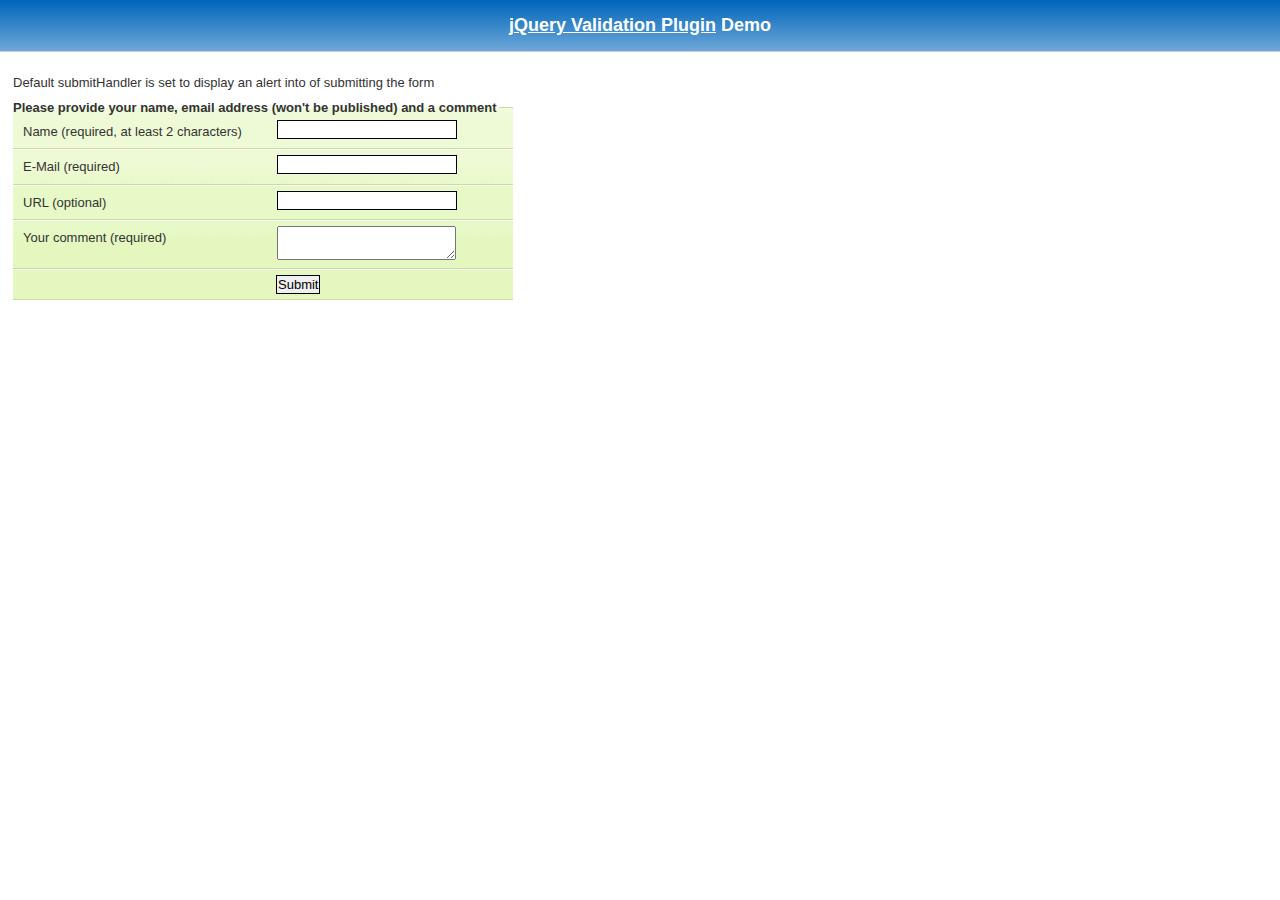
<file: Form/validation/demo/requirejs/index.html>
<!DOCTYPE html>
<html lang="en">
	<head>
		<meta charset="utf-8">
		<title>jQuery validation plug-in - requirejs demo</title>

		<link rel="stylesheet" href="../css/screen.css">

		<style type="text/css">
			#commentForm { width: 500px; }
			#commentForm label { width: 250px; }
			#commentForm label.error, #commentForm input.submit { margin-left: 253px; }
		</style>
</head>
<body>

	<h1 id="banner"><a href="https://jqueryvalidation.org/">jQuery Validation Plugin</a> Demo</h1>
	<div id="main">

		<p>Default submitHandler is set to display an alert into of submitting the form</p>
		<form class="cmxform" id="commentForm" method="get" action="">
			<fieldset>
				<legend>Please provide your name, email address (won't be published) and a comment</legend>
				<p>
					<label for="cname">Name (required, at least 2 characters)</label>
					<input id="cname" name="name" minlength="2" type="text" required>
				</p>
				<p>
					<label for="cemail">E-Mail (required)</label>
					<input id="cemail" type="email" name="email" required>
				</p>
				<p>
					<label for="curl">URL (optional)</label>
					<input id="curl" type="url" name="url">
				</p>
				<p>
					<label for="ccomment">Your comment (required)</label>
					<textarea id="ccomment" name="comment" required></textarea>
				</p>
				<p>
					<input class="submit" type="submit" value="Submit">
				</p>
			</fieldset>
		</form>

		<script>
		var require = {
			paths: {
				"jquery": "../../lib/jquery-3.1.1"
			}
		};
		</script>
		<script src="../../lib/require.js" data-main="app.js"></script>
	</div>
</body>
</html>
</file>
<file: CSC/style.css>
*{
    box-sizing: border-box;
    padding: 0;
}
div{
    justify-content: center;
    margin: 2%;
}
h2{
    margin: 5% 0% 3% 0%;
}

label{
    font-size: 20px;
}
</file>
<file: Form/style.css>
* {
    box-sizing: border-box;
    margin: 0%;
    padding: 0%;
    font-family: "Times New Roman", Times, serif;
  }
  
  section {
    background-color: rgba(218, 218, 218, 0.445);
    margin: 10px 300px;
    width: 50%;
    margin: 10px auto;
  }
  
  .conatiner {
    margin: 30px;
  }
  
  .form {
    padding: 20px 30px;
  }
  
  #personal {
    float: right;
    position: relative;
    color: white;
  }
  
  #personal h4 {
    font-size: 23px;
    padding: 10px 20px;
    border-radius: 0%;
    font-family: Arial, Helvetica, sans-serif;
    display: inline-block;
  }
  
  #personal span {
    margin-left: 7px;
    padding: 14px 15px 10px 15px;
    background-color: red;
    color: red;
    cursor: pointer;
    display: inline-block;
  }
  
  label {
    font-size: 18px;
  }
  
  input[type="text"],
  input[type="number"],
  input[type="tel"],
  input[type="email"] {
    margin-left: 10px;
    /* background-color: transparent;
    border: none;
    outline: none; */
    width: 200px;
    height: 40px;
  }
  
  input[type="radio"],
  input[type="checkbox"] {
    margin-left: 20px;
    accent-color: rgba(128, 128, 128, 0.281);
  }
  input[type="date"] {
    border: none;
    outline: none;
    background-color: transparent;
  }
  
  select {
    color: black;
    width: 80px;
    outline: none;
    font-size: 18px;
    padding: 2px;
    margin-left: 10px;
    background-color: transparent;
  }
  
  #country_code {
    width: 75px;
    border: none;
  }
  
  textarea {
    /* background-color: transparent; */
    /* margin-bottom: -38px; */
    font-size: 18px;
    /* border: none;
    outline: none; */
    margin-left: 10px;
  }
  
  #office,
  #residence,
  #name,
  #name2 {
    width: 88%;
  }
  
  #profile_pic {
    width: 55%;
  }
  
  #submit,
  #reset {
    font-size: 20px;
    padding: 5px 20px;
    border-radius: 0%;
    margin-top: 20px;
    font-family: Arial, Helvetica, sans-serif;
  }
  
  hr {
    width: 100%;
    margin-top: 0.5%;
  }
  
  hr:nth-child(8) {
    margin-top: 2.5%;
  }
  
  hr:nth-child(6),
  hr:nth-child(10) {
    margin-top: 3.5%;
  }
  
  h5 {
    color: red;
    font-weight: light;
  }
  
  p {
    color: red;
    font-size: 17px;
    margin-top: -18px;
  }
  
  @media (max-width: 768px) {
    section {
      width: 80%;
    }
  
    .form {
      padding: 20px 10px;
    }
  
    #personal h4 {
      font-size: 20px;
      padding: 7px 10px;
    }
  
    #personal span {
      margin-left: 7px;
      padding: 8px 10px 5px 10px;
    }
  }
  
  #main {
    background-color: rgba(218, 218, 218, 0.281);
    margin-top: 5%;
  }
  
  #main #add {
    float: right;
    margin-right: 2%;
  }
  
  #main .table {
    width: 96%;
    margin: 2%;
    margin-top: 6%;
    text-align: center;
  }
  
  #main table i {
    font-size: 20px;
    cursor: pointer;
  }
  
  #main table i {
    color: rgb(55, 87, 175);
  }
  
  #pic_img {
    float: right;
    padding: 1%;
    border: 2px solid rgba(80, 80, 80, 0.411);
  }
  
  th:nth-child(2),
  td:nth-child(2) {
    text-align: left;
  }
  

.error{
  color: brown;
}
</file>
<file: Traffic/style.css>
*{
    box-sizing: border-box;
    padding: 0%;
    background-color: #05a2c4;
}

#first_light,#third_light,#second_light,#fourth_light {
    background-color: #5d6d7e;
    min-width: 95px;
    min-height: 330px;
    display: block;
    padding: 0.5%;
    border-radius: 10px;
    border: 5px solid #283a4d;
}

.first,.third{
    display: flex;
    justify-content: center;
}
.second{
    display: flex;
    justify-content: left;
}
.fourth{
    display: flex;
    justify-content: right;
}
#first_light {
    max-width: 200px;
}

.red,.yellow,.green{
    background-color: rgb(158, 158, 158);
    margin: 8% 0%;
    height: 80px;
    width: 80px;
    border-radius: 50%;
    border-top: 10px solid #283a4d;
}

#first_light > .green {
    background-color: #60a202;
}

#second_light > .red, #third_light > .red, #fourth_light > .red {
    background-color: red;
}

h2{
    /* margin: 2%; */
    margin-left: -0.5%;
    font-size: 35px;
    user-select: none;
}

.first_timer,.second_timer,
.fourth_timer,.third_timer{
    background-color: #283a4d;
    height: 62px;
    width: 65px;
    margin: 1%;
    color: rgba(255, 255, 255, 0.795);
    font-size: 50px;
    text-align: center;
    vertical-align: middle;
    border: 5px double #283644;
}
</file>
<file: Form/validation/demo/marketo/stylesheet.css>
:-moz-any-link :focus {
	outline: none;
}

:focus {
	-moz-outline-style: none;
	outline: none;
}

body {
	font-size: 80%;
	margin: 0;
	padding: 0;
	font-family: tahoma, geneva, sans-serif;
	background-color: #000000;
}

a {
	color: #0653AB;
	outline: 0px;
	text-decoration: none;
}

a:hover {
	outline: 0px;
	text-decoration: underline;
}

img {
	border: 0px;
}

/* s1.0 - Page Containers */
#letterbox {
	margin: 10px auto;
	width: 883px;
	background-color: #364158;
	border: 8px solid #D4D4D4;
	padding: 1px 1px 10px 1px;
}

#header-background {
	background: url(images/back_nav_blue.gif) repeat-x;
	margin: 0px auto;
	padding: 0px;
	height: 73px;
	width: 883px;
	border-top: 4px solid #CCEAFE;
	border-bottom: 4px solid #D4D4D4;
}

#page-container {
	width: 866px;
	margin: 0px auto;
	margin-top: 33px; /* pad from top menu to actions buts*/
	margin-bottom: -11px;
	padding-top: 8px;
	padding-bottom: 8px;
	background-color: #D4D4D4; /* light grey*/
	border-right: 1px solid #464646;
}

#page-content-inner {
	width: 849px;
	margin: 0px auto;
	border-top: 1px solid #9F9FA0;
	border-left: 1px solid #A2A09A;
	background-color: #F4F1E9;
	position: relative;
}

#page-content-inner #col-left {
	width: 210px;
	float: left;
	background-color: #F4F1E9;
}

#page-content-inner #col-main {
	width: 639px;
	background-color: #ffffff;
	position: absolute;
	right: 0px;
	top: 0px;
}

#footer-container {
	width: 866px;
	position: relative;
	left: 8px;
	padding: 2px 0px 10px 0px;
	background-color: #D4D4D4; /* light grey*/
}

/* s2.0 - Global navigation bar */
.nav-global-container {
	width: 880px;
	margin: 0px auto;
	position: relative;
}

* html .nav-global-container { /* ie6 fix*/
	margin-bottom: -6px;
}

.login {
	position: absolute;
	right: 20px;
	text-align: center;
}

.login a,.login a span {
	display: block;
	height: 18px;
	font-size: 11px;
	background: url(images/login-sprite.gif) right -5px no-repeat;
	text-decoration: none;
	font-weight: bold;
	padding: 5px 10px 5px 10px;
	position: relative;
}

.login a:hover {
	color: #000000;
	text-decoration: underline;
}

div.login a span {
	background-position: left -105px;
	width: 4px;
	position: absolute;
	top: 0px;
	left: 0px;
	padding: 5px 0px 5px 0px;;
}

div.login a:hover span {

}

.logo {
	float: left;
	margin: 0px 0px -5px 0px; /* neg marging for ie6 */
}

.logo img {
	border: 0px;
	margin-left: -1px;
}

.nav-global {
	float: left;
	width: 645px;
	margin: 40px 0px 0px 40px;
	background-color: transparent;
}

.nav-global ul {
	margin: 0px;
	padding: 0px;
	list-style: none;
}

.nav-global li {
	float: left;
	white-space: nowrap;
}

div.nav-global li a,div.nav-global li a span {
	background-image: url(images/tab-sprite.gif);
	background-position: right 100px;
	background-repeat: no-repeat;
	height: 32px;
	color: #666666;
	text-decoration: none;
	font: bold 16px 'trebuchet ms';
	margin-right: 15px;
	display: block;
	position: relative;
	padding: 7px 15px 0px 15px;
}

div.nav-global li a:hover {
	background-position: right 0px;
	color: #333333;
}

div.nav-global li a:hover span {
	background-position: left -100px;
	display: block !important;
}

div.nav-global li a span {
	background-position: left 150px;
	width: 4px;
	position: absolute;
	left: 0px;
	top: 0px;
	padding: 7px 0px 0px 0px;
}

body.safari div.nav-global li a span {
	display: none;
}

div.nav-global li a.on,div.nav-global li a.on:hover {
	background-position: right -55px;
	color: #FFFFFF;
}

div.nav-global li a.on span,div.nav-global li a.on:hover span {
	background-position: left -155px;
	display: block !important;
}

div.action-container {
	position: relative;
	top: -45px;
	cursor: pointer;
}

div.action-icon-container {
	position: absolute;
	top: -17px;
	left: -17px;
	z-index: 10;
	width: 100px;
	height: 100px;
	overflow: hidden;
}

div.action-icon {
	border: 0px;
	position: absolute;
	top: -0px;
	left: 0px;
}

div.action-button-container {
	height: 106px;
	width: 180px;
	overflow: hidden;
	position: absolute;
	top: 0px;
	left: 0px;
	z-index: 5;
}

img.action-icon {
	border: 0px;
	position: absolute;
	top: 0px;
	left: 0px;
	z-index: 0
}

div.action-text {
	z-index: 20;
	color: #FFFFFF;
	position: absolute;
	left: 40px;
	top: 12px;
	font: 14px tahoma, geneva;
	padding-top: 30px;
}

div.bigbuttons {
	top: -20px;
}

div.action-header {
	z-index: 21;
	position: absolute;
	left: 40px;
	top: 10px;
}

div.action-header b {
	font: bold 17px tahoma, geneva;
	display: block;
	margin-bottom: 10px;
	color: #0b2c89;
	position: absolute;
	top: 0px;
	left: 0px;
	width: 130px;
}

div.action-header b.shadow {
	top: 1px;
	left: 1px;
	color: #d5d5d5;
}

img.action-button {
	position: relative;
}

div.hover img.action-button {
	top: -131px;
}

div.on img.action-button {
	top: -261px;
}

/* s3.0 - top of content Action Buttons */
.action-buttons {
	width: 100%; /* ie6 requires */
}

.action-buttons ul {
	position: relative;
	padding: 0px;
}

.action-buttons li {
	position: relative; /* ie6 fix */
	float: left;
	list-style: none;
	text-align: center;
	line-height: 16px;
	margin: -61px 0px 0px 0px;
}

.action-home li {
	margin: -49px 0px 0px 0px;
}

.action-buttons  a {
	display: block;
	height: 110px;
	width: 175px;
	padding: 14px 0px 0px 25px;
	text-decoration: none;
	font-size: 12px;
	font-weight: bold;
	color: #ffffff;
}

.action-buttons li span {
	color: #053880;
	line-height: 47px;
	font-size: 17px;
}

div.action-bottom {
	margin: 15px 0px 10px 0px;
	float: left;
}

div.action-bottom a {
	height: 61px;
	width: 178px;
	border: 0px;
	background: url(images/action-bottom.gif) no-repeat 0px 0px;
	color: #0b2c89;
	float: left;
	position: relative;
	font: bold 17px tahoma, geneva;
	text-decoration: none;
	margin-right: 10px;
}

div.action-bottom a span {
	position: absolute;
	top: 15px;
	left: 40px;
}

div.action-bottom a span.shadow {
	top: 16px;
	left: 41px;
	color: #d4d4d4;
}

.line-grey {
	background: url(images/line-grey.gif) 0 0 repeat-x;
	height: 2px;
	margin: 8px 25px 20px 0;
}

/* s4.0 - Home Hero Area */
.hero-background {
	position: relative;
	width: 880px;
	background: url(images/back_home-hero.jpg) 10px 0px no-repeat;
	height: 211px;
	margin: -20px 0px 45px 0px;
}

.hero-text {
	float: right;
	width: 626px;
	margin-top: 26px;
}

.hero-text a { /* Sign Up Now Button */
	padding: 5px 32px 0px 0px;
	float: right;
}

.hero-text h1 {
	font-size: 2.3em;
	line-height: 1.2em;
	color: #333333;
	font-family: Trebuchet MS;
	margin: 12px 0px 10px 10px;
}

.hero-text h2 {
	margin: 0px;
	font-weight: normal;
	font-size: 1.35em;
	margin: 5px 0px 13px 10px
}

/* s4.1 - Home Left Header tab */
.col-left-header-tab {
	position: relative; /* ie6 fix */
	background: url(images/tab_green.gif) 0 0 no-repeat;
	height: 30px;
	width: 166px;
	text-align: center;
	color: #ffffff;
	font: 20px 'trebuchet ms';
	padding-top: 2px;
	margin-top: -41px;
	margin-left: 20px;
	line-height: 29px;
	margin-bottom: 8px;
	display: block;
}

.col-left-header-tab a {
	color: #FFFFFF;
}

.callout-green {
	background: url(images/back_green-fade.gif) 0 0 repeat-x;
	font-size: 1.2em;
	padding: 10px 15px 20px 13px;
	color: #303B52;
	line-height: 1.4em;
}

/* s4.2 - Home Left Quote */
.callout-tan {
	color: #666666;
}

.callout-tan h1 {
	background: #F4F1E9 url(images/back_tan-fade.gif) 0 0 repeat-y;
	font-size: 1.1em;
	text-align: center;
	margin: 0px;
	padding: 11px 5px 11px 2px;
	color: #333333;
}

.callout-tan p {
	margin: 0px;
	margin-top: 5px;
	line-height: 1.4em;
	padding: 5px 10px 7px 13px;
}

.callout-tan p img {
	float: left;
	margin: 5px 10px 5px 0px;
}

.callout-tan div {
	text-align: left;
	padding: 5px 10px 7px 0px;
	font-weight: bold;
}

/* s4.3 - purple home boxes */
.box-purple {
	background: #C6C8E3 url(images/back_home-icons.png) 0px 0px repeat-x;
	border-left: 1px solid #ffffff;
	color: #333333;
	width: 581px;
	padding: 10px 15px 20px 15px;
}

div.box-purple a {

}

.box-purple h1 {
	font-size: 1.5em;
	margin: 10px 0px -15px 0px;
}

.box-purple li {
	margin: 0px 0px 0px -23px;
	line-height: 1.6em;
	font-size: 1em;
}

.box-purple  div {
	padding: 0px 0px 0px 110px;
}

.icon-text01 {
	background-image: url(images/icon_search-engine-market.png);
	background-repeat: no-repeat;
}

* html .icon-text01 {
	width: 460px; /* must have a width or heigh tag for ie6*/
	background-image: none;
	filter: progid : DXImageTransform . Microsoft .
		AlphaImageLoader(src = "images/icon_search-engine-market.png",
		sizingMethod = "crop");
}

.icon-text02 {
	background: url(images/icon_landing-pages.png) 0 0 no-repeat;
}

* html .icon-text02 {
	width: 460px; /* must have a width or heigh tag for ie6*/
	background-image: none;
	filter: progid : DXImageTransform . Microsoft .
		AlphaImageLoader(src = "images/icon_landing-pages.png", sizingMethod =
		"crop");
}

.icon-text03 {
	background: url(images/icon_salesforce.png) 0 0 no-repeat;
}

* html .icon-text03 {
	width: 460px; /* must have a width or heigh tag for ie6*/
	background-image: none;
	filter: progid : DXImageTransform . Microsoft .
		AlphaImageLoader(src = "images/icon_salesforce.png", sizingMethod =
		"crop");
}

/* s4.4 - news home boxes */
.callout-news {
	color: #555555;
	float: left;
	width: 49%;
	margin: 10px 1px 0px 0px;
	padding-bottom: 20px;
	text-align: left;
}

.line-news-r {
	border-right: 1px solid #D4D4D4;
}

.callout-news h1 {
	background-color: #EEEEEE;
	font-size: 1.2em;
	margin: 0px;
	padding: 11px 5px 11px 15px;
	color: #333333;
}

.callout-news p {
	margin: 10px 0px 0px 10px;
	padding: 0px 10px 7px 20px;
	background: url(images/news.gif) no-repeat left 1px;
}

.callout-news p a {

}

.callout-news ul {
	list-style-type: none;
	padding: 0;
	margin: 10px 0 0 10px;
}

.callout-news li {
	background: url(images/icon_news.gif) no-repeat left 2px;
	padding: 0px 5px 5px 20px;
}

.callout-news li a {
	display: block;
	margin-bottom: 5px;
}

.callout-news div {
	text-align: right;
}

#scrollup {
	position: relative;
	overflow: hidden;
	height: 440px;
	width: 200px
}

.headline {
	position: absolute;
	top: 600px;
	left: 5px;
	height: 585px;
	width: 190px;
	font: normal 12px tahoma, geneva !important;
}

div.more {
	margin: 5px 0px 0px 0px;
	padding: 0px 10px 0px 0px;
	letter-spacing: inherit;
}

div.more a {
	background: transparent url(images/arrow_r-blue.gif) no-repeat right 2px
		;
	font-weight: bold;
	padding: 0px 20px 0px 0px;
	font-weight: bold;
	text-decoration: none;
}

div.more a:hover {
	text-decoration: underline;
}

/* sX.0 - Left Nav */
.nav-left-back {
	background: url(images/back_nav_side.gif) 0 0 repeat-x;
}

div.empty {
	background: #F1F0E5 url(images/back_green-fade.gif) 0 0 repeat-x;
}

div.empty div.callout-green {

}

.nav-left {
	padding-top: 12px;
	/*background: url(images/logo_marketo_square.gif) 0 0 no-repeat;*/
	width: 210px;
}

.nav-left ul {
	margin: 0px;
	padding: 0px;
	list-style: none;
}

.nav-left li a {
	display: block;
	height: 24px;
	text-decoration: none;
	font-size: 12px;
	font-weight: bold;
	color: #ffffff;
	border-top: 1px solid #B3D38D;
	border-bottom: 1px solid #7CA84E;
	border-left: 1px solid #97B973;
	padding: 6px 0px 0px 20px;
}

.nav-left a:hover,.nav-left a.active:hover,#nav-left-sub a:hover {
	color: #4C6F28;
	background-color: #F4F1E9;
}

.nav-left a.open {
	background-image: url(images/arrow_d-green.gif);
	background-repeat: no-repeat;
	background-position: 6px 11px;
}

.nav-left-header-tab {
	position: relative; /* ie6 fix */
	background: url(images/tab_green.gif) 0 0 no-repeat;
	height: 32px;
	width: 166px;
	text-align: center;
	color: #ffffff;
	margin: -41px 0px 0px 22px;
	line-height: 22px;
	margin-bottom: 8px;
	display: block;
}

div.empty div.nav-left-header-tab {
	background: url(images/tab_green2.gif) 0 0 no-repeat;
}

.nav-left a.active {
	/* background: url(images/arrow_d-green.gif) 5px 10px no-repeat; */
	display: block;
	height: 24px;
	text-decoration: none;
	font-size: 12px;
	font-weight: bold;
	background-color: #F4F1E9;
	color: #4C6F28;
	border-top: 1px solid #D1E5BB;
	border-bottom: 1px solid #B0CB95;
	border-left: 1px solid #DADADA;
	padding: 6px 0px 0px 20px;
}

#nav-left-sub a {
	display: block;
	height: 24px;
	text-decoration: none;
	font-size: 12px;
	font-weight: bold;
	background-color: #D6E8C4;
	color: #4C6F28;
	border-top: 1px solid #D6E8C4;
	border-bottom: 1px solid #B0CB95;
	border-left: 1px solid #97B973;
	border-right: 1px solid #8DBE5A;
	padding: 6px 0px 0px 30px;
}

* html #nav-left-sub { /* ie6 fix */
	margin-top: -1px;
}

*+html #nav-left-sub { /* ie7 fix */
	margin-top: -1px;
}

#nav-left-sub a.active-page {
	display: block;
	height: 24px;
	text-decoration: none;
	font-size: 12px;
	font-weight: bold;
	background-color: #ffffff;
	color: #666666;
	border-top: 0px solid #7CA84E;
	border-bottom: 1px solid #B0CB95;
	border-left: 1px solid #97B973;
	border-right: 0px solid #8DBE5A;
	padding: 6px 0px 0px 30px;
	cursor: default; /* turns off hand icon for link */
}

/* sX.0 -  Main Content */
.main-content {
	color: #666666;
	position: absolute;
	right: 20px;
	padding-top: 20px;
	width: 585px;
	padding-bottom: 20px;
}

div.main-content div.main-content {

}

.main-content h1 {
	color: #5890D1;
	font-size: 1.9em;
	font-family: Trebuchet MS;
	border-bottom: 1px solid #cccccc;
	margin: 0px 10px 0px 0px;
}

.main-content h2 {
	color: #666666;
	font-size: 1.3em;
	font-weight: normal;
	margin: 10px 10px 5px 0px;
}

.main-content p {
	margin: 10px 10px 10px 0px;
	line-height: 1.55em;
}

/* sX.1 -  Main Content Sub Styles */
.sub-grey {
	border-top: 1px solid #D4D4D4;
	border-bottom: 1px solid #D4D4D4;
	background-color: #F4F4F4;
	margin: 10px 10px 0px 0px;
	padding: 0px 10px 20px 15px;
}

.sub-white {
	margin: 10px 10px 0px 0px;
	padding: 0px 10px 20px 15px;
}

img.screen-grab-r {
	margin-right: -8px;
	text-align: right;
	padding: 0px 0px 0px 10px;
}

div.main-content a.screenshot {
	float: right;
	padding: 10px 10px 0px 0px
}

.content-foot {
	border-top: 1px solid #D4D4D4;
	font-size: .9em;
	line-height: 1.45em;
	margin: 10px 20px 0px 0px;
	padding: 10px 10px 30px 0px;
}

div.main-content ul {
	position: relative;
	left: -25px;
}

div.main-content li {
	margin-bottom: 5px;
	list-style-type: disc
}

div.main-content li a {
	color: #6A6CB0;
}

/* sX.0 - Footer */
div.footer {
	color: #666666;
	font-size: .85em;
	font-weight: normal;
	height: 18px;
	margin: 0px auto;
	font-family: Tahoma, Geneva, sans-serif;
	margin-top: 10px;
}

.footer ul {
	list-style-type: none;
}

.footer li {
	float: left;
	border-right: 1px solid #666666;
	padding: 0px 7px 0px 7px;
	margin-top: 3px;
}

.footer a {
	color: #666666;
	text-decoration: none;
}

.footer a:hover {
	color: #0653AB;
	text-decoration: none;
}

.footer li.line-off {
	border-right: 0px solid #ffffff;
}

div.footer strong {
	font-weight: normal;
}

/* sX.0 - General Colors */
.line-grey,.line-grey-tier {
	border-top: 1px solid #A3A3A2;
}

.line-grey-tier {
	padding-bottom: 25px;
}

.bottom {
	height: 10px;
}

div.p10bottom {
	padding-bottom: 10px;
}

.clear {
	clear: both;
}

table.grid {
	background: #EEEEEE;
}

table.grid th {
	background-color: #F4F4F4;
}

table.grid td {
	background-color: #FFFFFF;
}

div.buttonSubmit {
	position: relative;
}

div.buttonSubmit input,div.buttonSubmit span {
	height: 36px;
	position: relative;
	background-image: url(images/button-submit.gif);
	background-repeat: no-repeat;
	background-position: right 0px;
	float: left;
	color: #FFFFFF;
	font-weight: bold;
	padding: 0px 15px 2px 15px;
	margin: 20px 0px 20px 0px;
	border: 0px;
	cursor: pointer;
	z-index: 5;
}

div.buttonSubmit input {
	width: auto;
}

div.buttonSubmit span {
	width: 4px;
	position: absolute;
	left: 0px;
	top: 0px;
	background-position: left -36px;
	padding: 0px 0px 0px 0px;
	z-index: 10;
}

body.safari div.buttonSubmit span {
	display: none
}

div.buttonSubmitHover input {
	background-position: right -72px;
}

div.buttonSubmitHover span {
	background-position: left -108px;
}

a.demoLink {
	padding: 1px 10px 0px 17px;
	height: 24px;
	background: url(images/bullet_triangle_blue.gif) no-repeat 0px 4px;
	display: block;
	float: left;
}

div.callout-tan a {
	background: none;
	color: #0653AB;
	margin: auto;
	display: block;
}

div.callout-tan a:hover {
	background: none;
	color: #0653AB;
}

label.error {
	display: block;
	color: red;
	font-style: italic;
	font-weight: normal;
}

input.error {
	border: 2px solid red;
}

p.demoBlock {
	border-bottom: 1px solid #DDDDDD;
	padding-bottom: 10px;
}

div.left-nav-callout {
	height: 200px;
	width: 190px;
	top: 55px;
	left: 5px;
	position: relative;
	padding-left: 9px;
	padding-top: 13px;
}

div.left-nav-callout img.png {
	position: absolute;
	z-index: 0;
	top: 0px;
	left: 0px;
}

div.left-nav-callout h6 {
	font: bold 14px tahoma, geneva;
	color: #333333;
	height: 36px;
	padding-left: 5px;
	margin: 0px;
	position: relative;
	z-index: 10;
}

div.left-nav-callout a {
	background: url(images/monitor24.gif) no-repeat 0px center;
	padding: 5px 0px 5px 30px;
	display: block;
	font: bold 12px tahoma, geneva;
	color: #336699;
	margin-bottom: 5px;
	position: relative;
	z-index: 10;
	width: 140px;
}

form table td {
	padding: 5px;
}

form table input {
	width: 200px;
	padding: 3px;
	margin: 0px;
}

textarea {
	width: 400px
}

td.label {
	width: 150px;
}

tr.required td.label {
	font-weight: bold;
	background: url(/images/forms/backRequiredGray.gif) no-repeat right
		center;
}

div.subTableDiv {
	width: 500px;
}

div.subTableDiv td.label {
	width: 135px;
}

ul#homeBlog li div.description {
	display: none;
}

td.field input.error, td.field select.error, tr.errorRow td.field input,tr.errorRow td.field select {
	border: 2px solid red;
	background-color: #FFFFD5;
	margin: 0px;
	color: red;
}

tr td.field div.formError {
	display: none;
	color: #FF0000;
}

tr.errorRow td.field div.formError {
	display: block;
	font-weight: normal;
}

div.error {
	color: red;
}

div.error a {
	color: #336699;
	font-size: 12px;
	text-decoration: underline
}

div.tooltip {
	position: absolute;
	left: 30px;
	bottom: 0px;
	display: none; /* in case javascript is disabled */
	width: 170px;
	background-color: #F4F1E9;
	z-index: 100;
	padding: 10px;
	border: 1px solid #CCCCCC;
}

div.offerbox {
	width: 125px;
	float: left;
	position: relative;
}

div.offerbox h3 {
	font: bold 17px tahoma, geneva;
	color: #333333;
	height: 55px;
	margin: 0px auto;
	text-align: center;
}

div.offerbox h4 {
	height: 100px;
	font: normal 13px tahoma, geneva;
	margin: 0px;
}

div.offerbox h5 {
	font: bold 14px tahoma, geneva;
	margin: 0px;
	height: 55px;
}

div.offerbox h5 small {
	float: left;
	font-weight: normal;
	font-size: 10px;
}

div.offerbox div.learnmore {
	padding-left: 25px;
}

div#marketoEditions {
	background: url(images/buynowBack.gif) no-repeat;
	width: 584px;
	height: 376px;
	float: left;
	position: relative;
	margin-bottom: 10px;
}

div.offerHeader {
	background: #0D8BBD;
	position: absolute;
	top: 20px;
	width: 266px;
	height: 34px;
	border: 1px solid #e1e4e2;
}

div.offerHeader span {
	font: 20px 'trebuchet ms';
	color: #FFFFFF;
	position: absolute;
	left: 0px;
	top: 0px;
}

div.offerHeader span.shadow {
	font: 20px 'trebuchet ms';
	color: #333333;
	position: absolute;
}

div.offerbox div.buttonSubmit {
	margin: 5px 0px 0px 10px;
}

div.footerAddress {
	position: absolute;
	bottom: 30px;
	left: 20px;
	color: #666666;
	font-size: 11px;
	display: none;
}
</file>
<file: Form/validation/demo/milk/milk.css>
/* GENERAL ELEMENTS */

* { margin: 0; padding: 0; }

body, input, select, textarea { font-family: verdana, arial, helvetica, sans-serif; font-size: 11px; }
body { color: #333;  background-color: #fff; text-align: center; }

a:link { color:#0060BF; text-decoration: underline; }
a:visited { color:#0060BF; text-decoration: underline; }
a:active { color:#0060BF; text-decoration: underline; }
a:hover { color:#000000; text-decoration: underline; }
	
h1, h2, h3, h4, h5, h6 { font-family: "Lucida Grande", "Lucida Sans Unicode", geneva, verdana, arial, helvetica, sans-serif; font-weight: bold; color: #666; }
h1 { font-size: 1.8em; margin: 0em 0em 0.6em 0em; color: #EC5800; }
h2 { font-size: 1.5em; margin: 1.2em 0em 0.4em 0em; }
h3 { font-size: 1.4em; margin: 1.2em 0em 0.4em 0em; color: #EC5800; }
h4 { font-size: 1.2em; margin: 1.2em 0em 0.4em 0em; }
h5 { font-size: 1.0em; margin: 1.2em 0em 0.4em 0em; }
h6 { font-size: 0.8em; margin: 1.2em 0em 0.4em 0em; }

img { border: 0px; }

p { font-size: 1.0em; line-height: 1.3em; margin: 1.2em 0em 1.2em 0em; }
li > p { margin-top: 0.2em; }
pre { font-family: monospace; font-size: 1.0em; }
strong, b { font-weight: bold; }

/* PAGE ELEMENTS */

/* Content */

#content { margin: 0em auto; width: 765px; padding: 10px 0 10px 0; text-align: left; /* Win IE5 */ }
.content { margin-left: 4.5em; margin-right: 4.5em; }
.content ol, .content ul, .content li { font-size: 1.0em; line-height: 1.3em; margin: 0.2em 0 0.1em 1.5em; }
.content ol.terms li { margin-bottom: 1em; }

/* Header */

#header { padding-bottom: 10em; }
#headerlogo { float: left; }
#headerlogo img { width: 188px; height: 83px;  }
#headernav { float: right; }

label { font-weight: bold; }
#reminders label { font-weight: normal; }

table.tabbedtable { padding-left: 3em; }
table.tabbedtable td { padding-bottom: 5px; }
table.tabbedtable label { text-align: right; padding-right: 9px; }
.hiddenlabel { visibility: hidden; }
.largelink { border: 1px solid #cacaca; padding: 10px; background-color: #E8EEF7; font-size: 1.2em; font-weight: bold; }
.largelinkwrap { padding-top: 10px; padding-bottom: 10px; }



#signuptab {
  float:left;
  width:100%;
  background:#fff url("bg.gif") repeat-x bottom;
  font-size: 1.0em;
  line-height: normal;
}
#signuptab ul {
  margin:0;
  padding: 0px 10px 0px 10px;
  list-style:none;
}
#signuptab li {
  float:left;
  background:url("left_white.png") no-repeat left top;
  margin:0;
  padding:0 3px 0 9px;
  border-bottom:1px solid #CACACA;
}
#signuptab a {
  float:left;
  display:block;
  width:.1em;
  background:url("right_white.png") no-repeat right top;
  padding:2px 15px 0px 6px;
  text-decoration:none;
  font-weight:bold;
  color:#fff;
  white-space: nowrap;
}
#signuptab > ul a {width:auto;}
/* Commented Backslash Hack hides rule from IE5-Mac \*/
#signuptab a {float:none;}
/* End IE5-Mac hack */
#signuptab a:hover {
  color:#333;
}
#signuptab #signupcurrent {
  background-position:0 -150px;
  border-width:0;
}
#signuptab #signupcurrent a {
  background-position:100% -150px;
  padding-bottom:1px;
  color:#000;
}
#signuptab li:hover, #signuptab li:hover a {
  background-position:0% -150px;
  color:#000;
}
#signuptab li:hover a {
  background-position:100% -150px;
}

/* Signup box */

#signupbox {
  width: 100%;
  text-align: center;
  margin: 0em auto;
}

#signupwrap {
  border: 1px solid #CACACA;
  border-top: 0;
  text-align: left;
  padding: 35px 10px 20px 30px;
  clear: both;
}

/* Unsupported browsers */

.orange_rbcontent { padding: 0.4em; }
.orange_rbroundbox { width: 100%; }

#unsupported {
  font-weight: bold;
  text-align: left;
}

/*#content {
  padding-top: 15px;
}*/

/* Signup form */

#signupform table {
  border-spacing: 0px;
  border-collapse: collapse;
  empty-cells: show;
}

#signupform .label {
  padding-top: 2px;
  padding-right: 8px;
  vertical-align: top;
  text-align: right;
  width: 125px;
  white-space: nowrap;
}

#signupform .field {
  padding-bottom: 10px;
  white-space: nowrap;
}

#signupform .status {
  padding-top: 2px;
  padding-left: 8px;
  vertical-align: top;
  width: 246px;
  white-space: nowrap;
}

#signupform .textfield {
  width: 150px;
}

#signupform label.error {
  background:url("../images/unchecked.gif") no-repeat 0px 0px;
  padding-left: 16px;
  padding-bottom: 2px;
  font-weight: bold;
  color: #EA5200;
}

#signupform label.checked {
  background:url("../images/checked.gif") no-repeat 0px 0px;
}

#signupform .success_msg {
  font-weight: bold;
  color: #0060BF;
  margin-left: 19px;
}

#signupform #dateformatStatus, #signupform #termsStatus {
  margin-left: 6px;
}

#signupform #dateformat_eu {
 vertical-align: middle;
}

#signupform #ldateformat_eu {
  font-weight: normal;
  vertical-align: middle;
}

#signupform #dateformat_am {
  vertical-align: middle;
}

#signupform #ldateformat_am {
  font-weight: normal;
  vertical-align: middle;
}

#signupform #termswrap {
  float: left;
}

#signupform #terms {
  vertical-align: middle;
  float: left;
  display: block;
  margin-right: 5px;
}

#signupform #lterms {
  font-weight: normal;
  vertical-align: middle;
  float: left;
  display: block;
  width: 350px;
  white-space: normal;
}

#signupform #lsignupsubmit {
  visibility: hidden;
}
</file>
<file: Form/validation/demo/css/screen.css>
/**********************************

Use: Main Screen Import

***********************************/

@import "reset.css";
@import "core.css";

@import "cmxformTemplate.css";
@import "cmxform.css";
</file>
